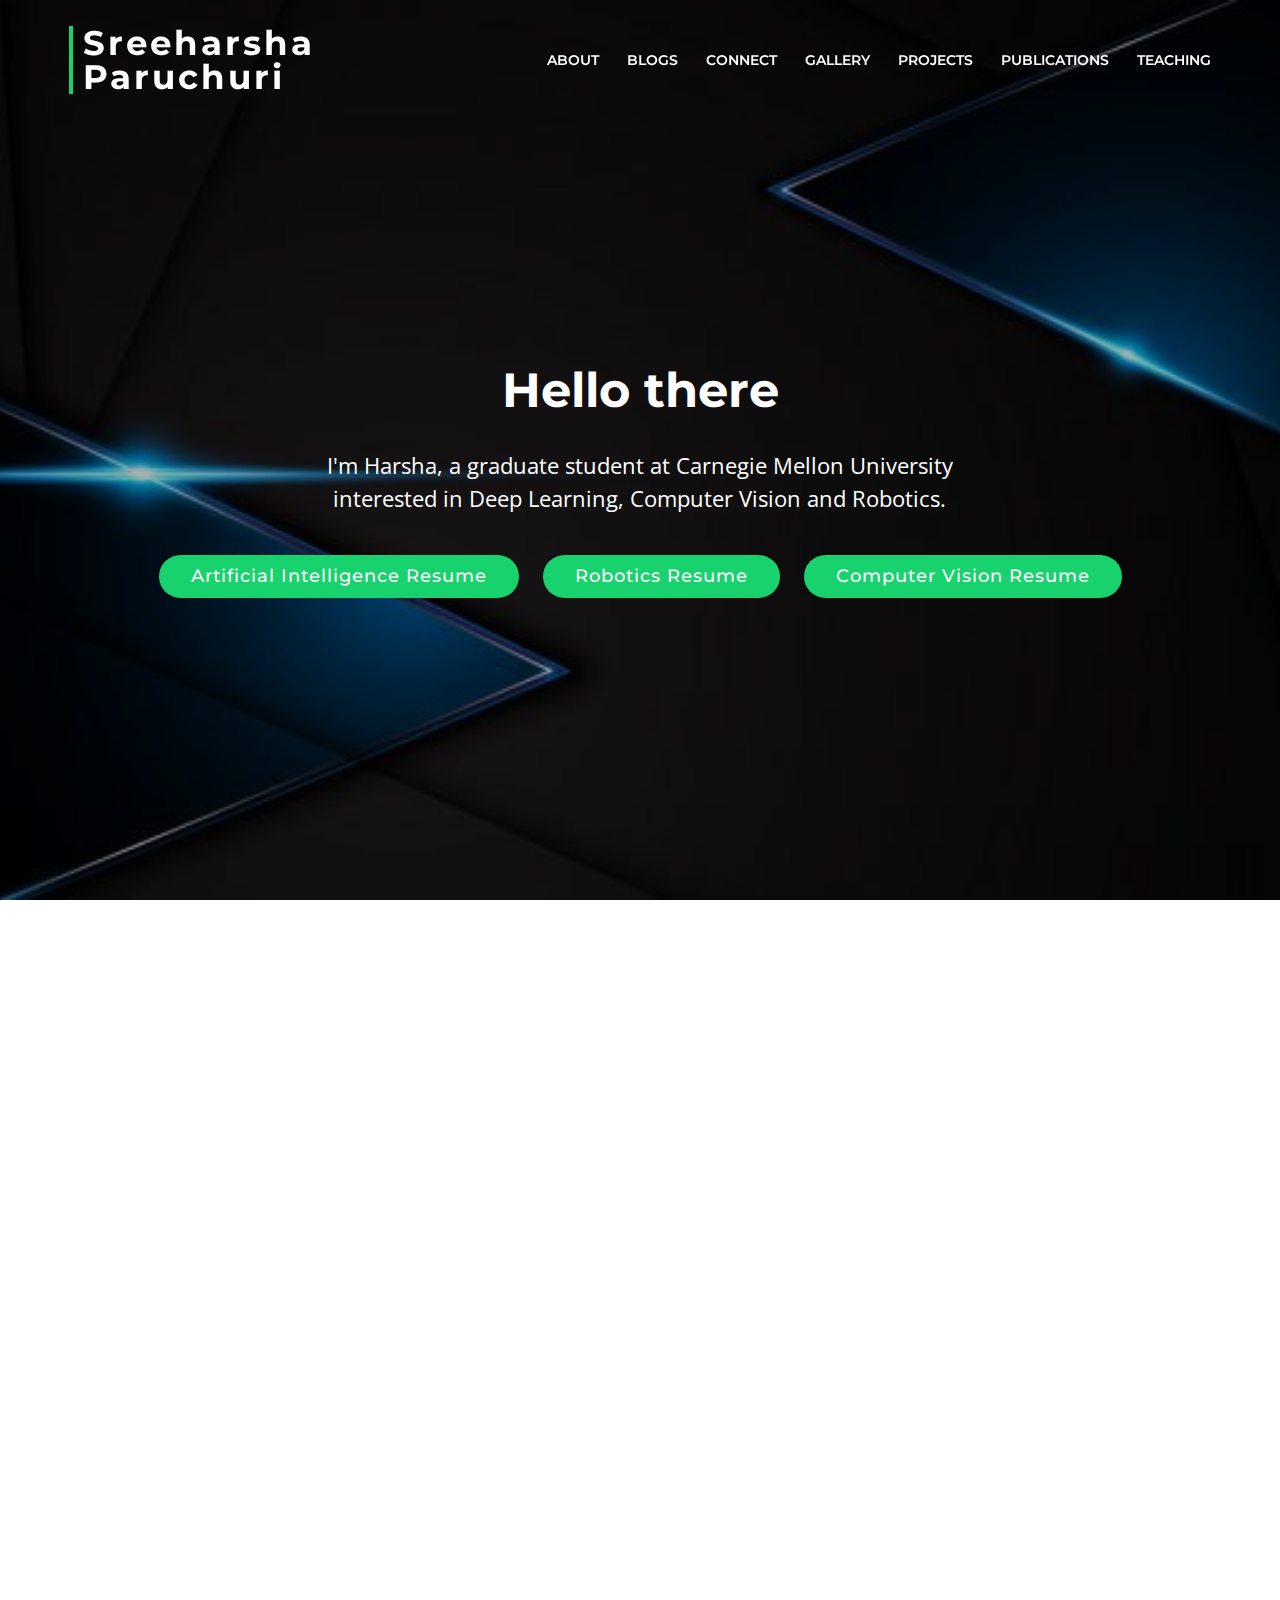
<file: index.html>
<!DOCTYPE html>
<html lang="en">

<head>
    <meta charset="utf-8">
    <meta content="width=device-width, initial-scale=1.0" name="viewport">
    <title>Sreeharsha Paruchuri</title>
    <meta content="" name="description">
    <meta content="" name="keywords">
    <!-- Favicons -->
    <link href="assets/img/favi.png" rel="icon">
    <link href="assets/img/favi.png" rel="apple-touch-icon">
    <!-- Google Fonts -->
    <link href="https://fonts.googleapis.com/css?family=Open+Sans:300,300i,400,400i,700,700i|Montserrat:300,400,500,700"
        rel="stylesheet">
    <!-- Vendor CSS Files -->
    <link href="assets/vendor/bootstrap/css/bootstrap.min.css" rel="stylesheet">
    <link href="assets/vendor/icofont/icofont.min.css" rel="stylesheet">
    <link href="assets/vendor/font-awesome/css/font-awesome.min.css" rel="stylesheet">
    <link href="assets/vendor/ionicons/css/ionicons.min.css" rel="stylesheet">
    <link href="assets/vendor/animate.css/animate.min.css" rel="stylesheet">
    <link href="assets/vendor/venobox/venobox.css" rel="stylesheet">
    <link href="assets/vendor/owl.carousel/assets/owl.carousel.min.css" rel="stylesheet">
    <link href="assets/vendor/aos/aos.css" rel="stylesheet">
    <!-- Template Main CSS File -->
    <link href="assets/css/style.css" rel="stylesheet">
    <!-- =======================================================
            * Template Name: BizPage - v4.0.0
            * Template URL: https://bootstrapmade.com/bizpage-bootstrap-business-template/
            * Author: BootstrapMade.com
            * License: https://bootstrapmade.com/license/
            ======================================================== -->
</head>

<body>
    <!-- ======= Header ======= -->
    <header id="header" class="fixed-top header-transparent">
        <div class="container-fluid">
            <div class="row justify-content-center">
                <div class="col-xl-11 d-flex align-items-center">
                    <h1 class="logo mr-auto"><a href="index.html">Sreeharsha Paruchuri</a></h1>
                    <!-- Uncomment below if you prefer to use an image logo -->
                    <!-- <a href="index.html" class="logo mr-auto"><img src="assets/img/favi.png" alt="" class="img-fluid"></a> -->
                    <nav class="nav-menu d-none d-lg-block">
                        <ul>
                            <li><a href="#about">About</a></li>
                            <li><a href="#blogs">Blogs</a></li>
                            <li><a href="#contact">Connect</a></li>
                            <li><a href="#testimonials">Gallery</a></li>
                            <li><a href="#services">Projects</a></li>
                            <li><a href="#portfolio">Publications</a></li>
                            <li><a href="#teaching">Teaching</a></li>
                        </ul>
                    </nav>
                    <!-- .nav-menu -->
                </div>
            </div>
        </div>
    </header>
    <!-- End Header -->
    <!-- ======= Intro Section ======= -->
    <section id="intro">
        <div class="intro-container">
            <div id="introCarousel" class="carousel  slide carousel-fade" data-ride="carousel">
                <div class="carousel-inner" role="listbox">
                    <div class="carousel-item active" style="background-image: url(assets/img/landing-blue.jpg)">
                        <div class="carousel-container">
                            <div class="container">
                                <h2 class="animate__animated animate__fadeInDown">Hello there</h2>
                                <p class="animate__animated animate__fadeInUp">I'm Harsha, a graduate student at
                                    Carnegie Mellon University interested in Deep Learning, Computer Vision and
                                    Robotics.</p>
                                <a href="assets/Sreeharsha_AI_DL.pdf"
                                    class="btn-get-started scrollto animate__animated animate__fadeInUp">Artificial
                                    Intelligence Resume</a>
                                <a href="assets/Sreeharsha_Resume.pdf"
                                    class="btn-get-started scrollto animate__animated animate__fadeInUp">Robotics
                                    Resume</a>
                                <a href="assets/Sreeharsha_CV.pdf"
                                    class="btn-get-started scrollto animate__animated animate__fadeInUp">Computer Vision
                                    Resume</a>

                            </div>
                        </div>
                    </div>
                </div>
            </div>
        </div>
    </section>
    <!-- End Intro Section -->
    <main id="main">
        <!-- Vinoo ma'am article: https://otia.io/2020/09/10/vinoo-alluri-assistant-professor-and-violinist/ -->
        <!-- ======= About Us Section ======= -->
        <section id="about">
            <div class="container" data-aos="fade-up">
                <header class="section-header">
                    <h3>About</h3>
                    <br>
                    <h4>
                        <p>Hi! I'm Sreeharsha Paruchuri, a graduate student at the <a
                                href="https://www.ri.cmu.edu/ri-people/sreeharsha-paruchuri/"> Robotics Institute </a>
                            at Carnegie Mellon
                            University where I'm pursuing a Master of Science in Robotics Systems Development degree.
                            Previously, I earned my undergraduate degree in Electronics and Communication Engineering at
                            the <a href="https://www.iiit.ac.in/">International Institute of Information Technology -
                                Hyderabad</a>, where I was also a researcher at the <a
                                href="https://robotics.iiit.ac.in/">Robotics Research Center</a> and the Cognitive Science Lab.

                            <br><br>
                            <!-- Can I link to my advanced CV github repo? Any assignment based course hmmm -->
                            <!-- Can I mention something about scalability -->
                            My journey in Robotics has primarily been driven by a deep curiosity to explore diverse
                            fields and work on systems that build upon inter-disciplinary domain knowledge. <br><br>

                            My undergraduate degree gave me a platform that enabled me to explore a variety of research
                            problem statements in
                            domains such as Robotics, Computational Social Science and Computer Vision which gave me
                            insights into the multitude of ways a problem can be decomposed and understood. <br><br>

                            Drawing from a rich tapestry of over two years of immersion in industry-driven robotics
                            research, mostly in Robot Path Planning and Navigation using Reinforcement Learning, I have
                            worked with a
                            plethora of technologies, collaborated with researchers from various backgrounds, and driven
                            projects from inception to impactful publications or practical implementation. <br><br>

                            Currently, as a graduate student, I am looking to specialize in Artificial Intelligence
                            based systems, potentially with applications in Robotics where I will look for opportunities
                            to call upon my diverse experiences to contribute in a unique way. The unique construct of
                            the MRSD program at CMU also lends itself to growing as a formidable
                            team player through courses like Systems Engineering and Project Management as well as an
                            individual with a keen eye for business opportunities via its business electives offered in conjunction with CMU's Tepper School of Business. <br><br>

                            I am profoundly inspired by Steve Jobs, Ratan Tata and Elon Musk for their remarkable journeys and what they've stood for.
                            Thus, my ideal long term objective of infusing embodied intelligence with cognitive reasoning -
                            an ambition to simplify intricate tasks and supplement human creativity, is ultimately driven by the goal of championing social welfare.
                            All in all, I look forward to being a part of endeavors that help me grow as an individual and I can't wait to see where this journey takes me next :)

                            <!-- <br>I'm also piqued by the limitless applications of Artificial Intelligence, more
                            specifically Deep Learning and Computer Vision. The intersection of the latter with Robotics
                            is an area of research that I enthusiastically explored under the supervision of <a
                                href="https://scholar.google.co.in/citations?hl=en&user=QDuPGHwAAAAJ&view_op=list_works&sortby=pubdate">Dr.
                                Madhava Krishna.</a>. -->
                            <br><br>
                            Fun Fact: My Erdős number is four.
                            <br><br>
                            <!-- <q>"Youtube is the closest thing we'll ever get to a time machine."</q>, The influence of
                            music in our daily lives can not be embellished enough, the quote builds on the human
                            tendency to <a
                                href="https://www.psychologytoday.com/us/blog/why-music-moves-us/201409/4-reasons-we-listen-sad-music-when-were-sad">assosciate
                                music with tendencies, experiences and people</a>. Working alongside <a
                                href="https://scholar.google.co.in/citations?user=pQQpWakAAAAJ&hl=en">Dr. Vinoo
                                Alluri</a>, I delved into the facets of music and music listening that are
                            characteristic of individuals suffering from mental maladies. Modern Machine Learning and
                            Statistical techniques enable us to perform rigorous testing to validate our hypotheses and
                            uncover latent features of music listening that can be used as predictors for the risk of
                            depression for an individual.
                            <br><br>
                            Sports, Photography, Writing, Music and Reading are just a few of the hobbies I enjoy. I
                            believe that photography can tell stories that words can't and relish capturing nature's
                            fleeting moments, among others.
                            I actively follow advances in technology (ranging from mobile phones to spacecraft). On a
                            slightly tangential note, I find the uncertainity of the questions that come with philosophy
                            to be very contemplative, more so the age old mind-body debacle and investigating nature
                            through a teleological lens. I'm not incredulous to hearing out what others think about the
                            same so feel free to hit me up if you'd like to give your two cents on any of the above
                            'Meditations' :)
                            <br><br>
                            I look up to Steve Jobs, Elon Musk and Ratan Tata for their remarkable journeys and what
                            they stand for. -->
                        </p>
                    </h4>
                </header>
            </div>
        </section>

        <!-- ======= Services Section ======= -->
        <section id="services">
            <div class="container" data-aos="fade-up">
                <header class="section-header wow fadeInUp">
                    <h3>Major Projects</h3>
                    <h5>The only problem without a solution is an improperly phrased one.</h5>
                    <h4>Do check out my <a href="www.google.com">GitHub</a> for more projects / codes.</h4>
                </header>
                <br><br>
                <div class="row">
                    <div class="mt-6 col-lg-6 col-md-4 box" data-aos="fade-up" data-aos-delay="100">
                        <div class="icon"><i class="ion-ios-analytics-outline"></i></div>
                        <h4 class="title"><a
                                href="https://github.com/sreeharshaparuchur1/Point-cloud-reconstruction">Dense Stero
                                Reconstruction in real-time</a></h4>
                        <p class="description">Given a set of stereo images from the <a
                                href="http://www.cvlibs.net/datasets/kitti/index.php">KITTI dataset</a>, we undistort
                            and rectify the stereo pair. We employ epipolar geometry to find correspondences between the
                            images and then use block-matching to compute a disparity map for each stereo pair.
                            Poses are estimated using <a href="https://github.com/UZ-SLAMLab/ORB_SLAM3">ORB-SLAM 3</a>
                            and the sequence is registered and visualized as a point cloud and an octomap.
                        </p>
                    </div>
                    <div class="col-lg-6 col-md-4 box" data-aos="fade-up" data-aos-delay="200">
                        <div class="icon"><i class="ion-ios-bookmarks-outline"></i></div>
                        <h4 class="title"><a
                                href="https://github.com/sreeharshaparuchur1/seq2seq_machine_translation">Neural Machine
                                Translation</a></h4>
                        <p class="description">Comparing an LSTM and GRU based Bahdanau Attention architecture (as
                            described in <a href="https://arxiv.org/pdf/1409.0473.pdf"> this paper </a>) for a popular
                            NLP Sequence2Sequence task of Machine Translation.
                            Both approaches make use of the <a href="https://arxiv.org/pdf/1412.6980.pdf">ADAM
                                optimizer</a>. The resulting English to Hindi translation is evaluated using the <a
                                href="https://docs.microsoft.com/en-us/azure/cognitive-services/translator/custom-translator/what-is-bleu-score">
                                BLEU score</a>.
                        </p>
                    </div>
                    <div class="col-lg-6 col-md-4 box" data-aos="fade-up" data-aos-delay="300">
                        <div class="icon"><i class="ion-ios-paper-outline"></i></div>
                        <h4 class="title"><a
                                href="https://github.com/sreeharshaparuchur1/basicRoboticsAlgorithms/blob/main/poseGraphOptim_and_SLAM/poseGraphOptim_and_SLAM.ipynb">Pose-Graph
                                Optimization</a></h4>
                        <p class="description">This project deals with a popular backend optimization framework for <a
                                href="https://in.mathworks.com/discovery/slam.html">SLAM techniques </a>. This SLAM
                            backend uses information from the frontend to model the evolution of the robot in the
                            enviornment as a graph.
                            A non-linear least squares optimization is done using the jacobian of residuals which
                            includes weighted loop-closures. Iteratively, an optimal pose-graph is solved for. A paper
                            on the <a href="https://arxiv.org/pdf/1606.05830.pdf"> Past, Present and Future of SLAM </a>
                            is discussed.</p>
                    </div>
                    <div class="col-lg-6 col-md-4 box" data-aos="fade-up" data-aos-delay="200">
                        <div class="icon"><i class="ion-ios-speedometer-outline"></i></div>
                        <h4 class="title"><a
                                href="https://www.iiit.ac.in/team-cerebrus-robotics-research-center-rrc-secured-second-place-at-the-artpark-robotics-challenge-conducted-by-iisc-bangalores-innovation-hub-iiith-team-cerebrus-was-led-by-suraj-bonagiri/">Artpark
                                Robotics Challenge</a>
                        </h4>
                        <p class="description">Finished as runners up this nation-wide competition which called forth a
                            seamless integration of computer vision, navigation, dynamics and control algorithms in a
                            modular software stack. Contributed to the computer vision algorithm to detect trash items
                            and a trash can in real time using data from a RGB-D stereo camera. Used the navigation
                            stack in ROS to communicate waypoint messages to the multiple nodes and SLAM backend.</p>
                    </div>
                </div>
            </div>
        </section>
        <!-- End Services Section -->


        <!-- End About Us Section -->
        <section id="teaching">
            <div class="container" data-aos="fade-up">
                <header class="section-header">
                    <h3>Teaching</h3>
                    <br>
                    <h4><q>If you want to master something, teach it </q></br></br>
                        <p>These are words from the legendary Richard Feynman, a person who profoundly motivates me to
                            find joy in learning something new with every experience. I have have been fortunate enough
                            to have the opportunity to be a proponent of knowledge by working alongside Professors as a
                            Teaching Assistant for multiple courses at IIIT, Hyderabad. Not only does teaching
                            strengthen your conceptual understanding of a topic, but it is a chance to be helpful by
                            giving back.
                            I was able to contribute to the following courses by
                            teaching, guiding and evaluating students by holding tutorial sessions and setting
                            assignments.</br></br>
                            <y>(CS7.503.M21) Mobile Robotics</y>: Hands down the most renowned course of IIIT-H across
                            International Universities, Mobile Robotics edifies students' knowledge on robotic
                            perception by providing to them a toolkit to pursue research at the intersection of Robotics
                            and Computer Vision. The topics covered revolve around SLAM algorithms and classical
                            Computer Vision.</br></br>
                            <y>RRC Summer School</y>: I taught students the fundamentals of classical Computer Vision
                            and introduced modern AI based methods utilising convolutional neural networks.</br></br>
                            <y>(EC5.205.S21) Introduction to Coding Theory</y>: A subject that builds on Shannon's
                            Theory of Communication (the mathematics behind which is something truly to be astonished
                            by) which forms the basis on which everyday communication takes place.</br></br>
                            <y>(CS9.434.S22) Music, Mind and Technology</y>: An interdisciplinary course that uses
                            algorithms and mathematics to delve into how each facet of music is percieved by individuals
                            and groups. I was the head TA for the course where I taught and designed evaluations for a
                            class of over 60 graduate and undergraduate students.</br></br>
                            <!-- 
                            <y><a
                                    href="https://blogs.iiit.ac.in/monthly_news/student-technology-education-program-step/">
                                    Student Technology Education Program </a></y>: A summer programme where I introduced
                            students to the concepts behind applied probability and essential computer science
                            algorithms.  -->
                            </br>
                        </p>
                    </h4>
                    </br>
                </header>
            </div>
        </section>

        <!-- ======= Testimonials Section ======= -->
        <section id="testimonials">
            <div class="container" data-aos="fade-up">
                <header class="section-header">
                    <h3>Frames</h3>
                    <p>To be honest, I was at the right place at the right time </p>
                </header>
                <div class="owl-carousel testimonials-carousel">
                    <div class="testimonial-item">
                        <img src="assets/img/carousel1.jpg" class="testimonial-img" alt="">
                        <h3> </h3>
                    </div>
                    <div class="testimonial-item">
                        <img src="assets/img/carousel2.jpg" class="testimonial-img" alt="">
                        <h3> </h3>
                    </div>
                    <div class="testimonial-item">
                        <img src="assets/img/carousel3.jpg" class="testimonial-img" alt="">
                        <h3> </h3>
                    </div>
                    <div class="testimonial-item">
                        <img src="assets/img/carousel4.jpg" class="testimonial-img" alt="">
                        <h3> </h3>
                    </div>
                    <div class="testimonial-item">
                        <img src="assets/img/carousel5.jpg" class="testimonial-img" alt="">
                        <h3> </h3>
                    </div>
                    <div class="testimonial-item">
                        <img src="assets/img/carousel6.jpg" class="testimonial-img" alt="">
                        <h3> </h3>
                    </div>
                </div>
            </div>
        </section>
        <!-- End Testimonials Section -->

        <section id="blogs">
            <div class="container" data-aos="fade-up">
                <header class="section-header">
                    <h3>Blogs</h3>
                    <h2>
                        <p>I never considered myself much of a writer (just ask my high school english teachers), but
                            I've always had a profound love for reading — whether it's fiction or non-fiction. There's
                            something magical about getting lost in a book, stepping into someone else's shoes, and
                            experiencing their world, full of triumphs and sorrows. It opens your mind to new
                            perspectives and lessons.

                            My appreciation for writing came unexpectedly when I was invited to be a panelist for a
                            moderated talk. That experience sparked a newfound passion for storytelling and crafting
                            thoughtful, well-researched opinions. As a writer and editor for Ping!—the independent
                            student media body of IIIT-H — I found a rewarding space to explore and share that passion.
                            As an editor for the <a href="https://labs.ri.cmu.edu/mrsd-news/">MRSD Newsletter</a> at
                            CMU, I look to use my experience in writing and managing a club to promote readership of the
                            newsletter not just amongst students, but to prospective recruiters too.
                            <br><br>
                            A couple of my most recent articles: <br><br>
                            <a href='https://pingiiit.org/2020/08/humans-hard-to-stay-at-home/' target="_blank"> The
                                Psychology Behind Why Humans Find it Hard to Stay Home </a>: A short feature on how
                            humans have come to be the social creatures that we are today and relate that to how
                            lockdown has left most of us in a state of lassitude.
                            <br><br>
                            <a href='https://pingiiit.org/2021/02/felicity-goes-online/' target="_blank"> An Online
                                Felicity: Exploring challenges and possibilities </a>: With the outbreak of COVID-19
                            immuring students to their houses, we investigate possibilities as to how Felicity (the
                            annual cultural fest of IIIT-H) could shift online.
                        </p>
                    </h2>
                </header>
            </div>
        </section>


        <!-- ======= Portfolio Section ======= -->
        <section id="portfolio" class="section-bg">
            <div class="container" data-aos="fade-up">
                <header class="section-header1">
                    <h3 class="section-title">Publications</h3>
                </header>
                <br>
                <h1><a href='https://arxiv.org/pdf/2109.07227.pdf' target="_blank"> How Much do Lyrics Matter? Analysing
                        Lyrical Simplicity Preferences for Individuals At Risk of Depression </a></h1>
                <br>
                <h5>In this study, we address the dearth of research into the role of lyrical regularities in a song by
                    using the LZ777 compression algorithm alongside a novel compression metric. Our study revealed that
                    individuals at-risk for depression have a penchant for songs without as many lyrical regularities as
                    No-Risk individuals.</h5>
                <br>
                <h1><a href='https://pubmed.ncbi.nlm.nih.gov/37471415/' target="_blank"> "Help! I need some music!":
                        Analysing music discourse & depression on Reddit </a></h1>
                <br>
                <h5>During the pandemic, there was a signifncant increase in social media activity as people looked to
                    the internet to find social circles of people who shared opinions or thought processes. Music
                    sharing was a key way in which people were able to interact with each other. This study explored the
                    intention behind sharing songs with a connotation to negative moods on internet forums. </h5>

            </div>
        </section>
        <!-- End Portfolio Section -->
        <!-- ======= Contact Section ======= -->
        <section id="contact" class="section-bg">
            <div class="container" data-aos="fade-up">
                <div class="section-header">
                    <h3>Get in touch</h3>
                </div>
                <br>
                <div class="row contact-info">
                    <div class="col-md-4">
                        <div class="contact-address">
                            <i class="ion-ios-location-outline"></i>
                            <h3>Address</h3>
                            <address>Carnegie Mellon University,
                                5000 Forbes Ave,
                                Pittsburgh, PA 15213
                            </address>
                        </div>
                    </div>
                    <div class="col-md-4">
                        <div class="contact-phone">

                            <div class="vertical-menu">
                                <a href="https://www.linkedin.com/in/sreeharshaparuchuri/"><i
                                        class="fa fa-linkedin"></i></a>
                                <a href="https://github.com/sreeharshaparuchur1"><i class="fa fa-github"></i></a>
                            </div>
                        </div>
                    </div>
                    <div class="col-md-4">
                        <div class="contact-email">
                            <i class="ion-ios-email-outline"></i>
                            <h3>Email</h3>
                            <p><a href="mailto:info@example.com">sparuchu@cs.cmu.edu</a></p>
                        </div>
                    </div>
                </div>
                <h3>
                    <footer> <small>&copy; Copyright 2020, Sreeharsha Paruchuri</small> </footer>
                </h3>
                <h6>
                    <footer> The sweet is never as sweet without the sour </footer>
                </h6>
            </div>

        </section>
        <!-- End Contact Section -->
    </main>
    <!-- End #main -->
    <!-- ======= Footer ======= -->

    <a href="#" class="back-to-top"><i class="fa fa-chevron-up"></i></a>
    <!-- Uncomment below i you want to use a preloader -->
    <!-- <div id="preloader"></div> -->
    <!-- Vendor JS Files -->
    <script src="assets/vendor/jquery/jquery.min.js"></script>
    <script src="assets/vendor/bootstrap/js/bootstrap.bundle.min.js"></script>
    <script src="assets/vendor/jquery.easing/jquery.easing.min.js"></script>
    <script src="assets/vendor/php-email-form/validate.js"></script>
    <script src="assets/vendor/waypoints/jquery.waypoints.min.js"></script>
    <script src="assets/vendor/counterup/counterup.min.js"></script>
    <script src="assets/vendor/isotope-layout/isotope.pkgd.min.js"></script>
    <script src="assets/vendor/venobox/venobox.min.js"></script>
    <script src="assets/vendor/owl.carousel/owl.carousel.min.js"></script>
    <script src="assets/vendor/aos/aos.js"></script>
    <!-- Template Main JS File -->
    <script src="assets/js/main.js"></script>
</body>

</html>
</file>
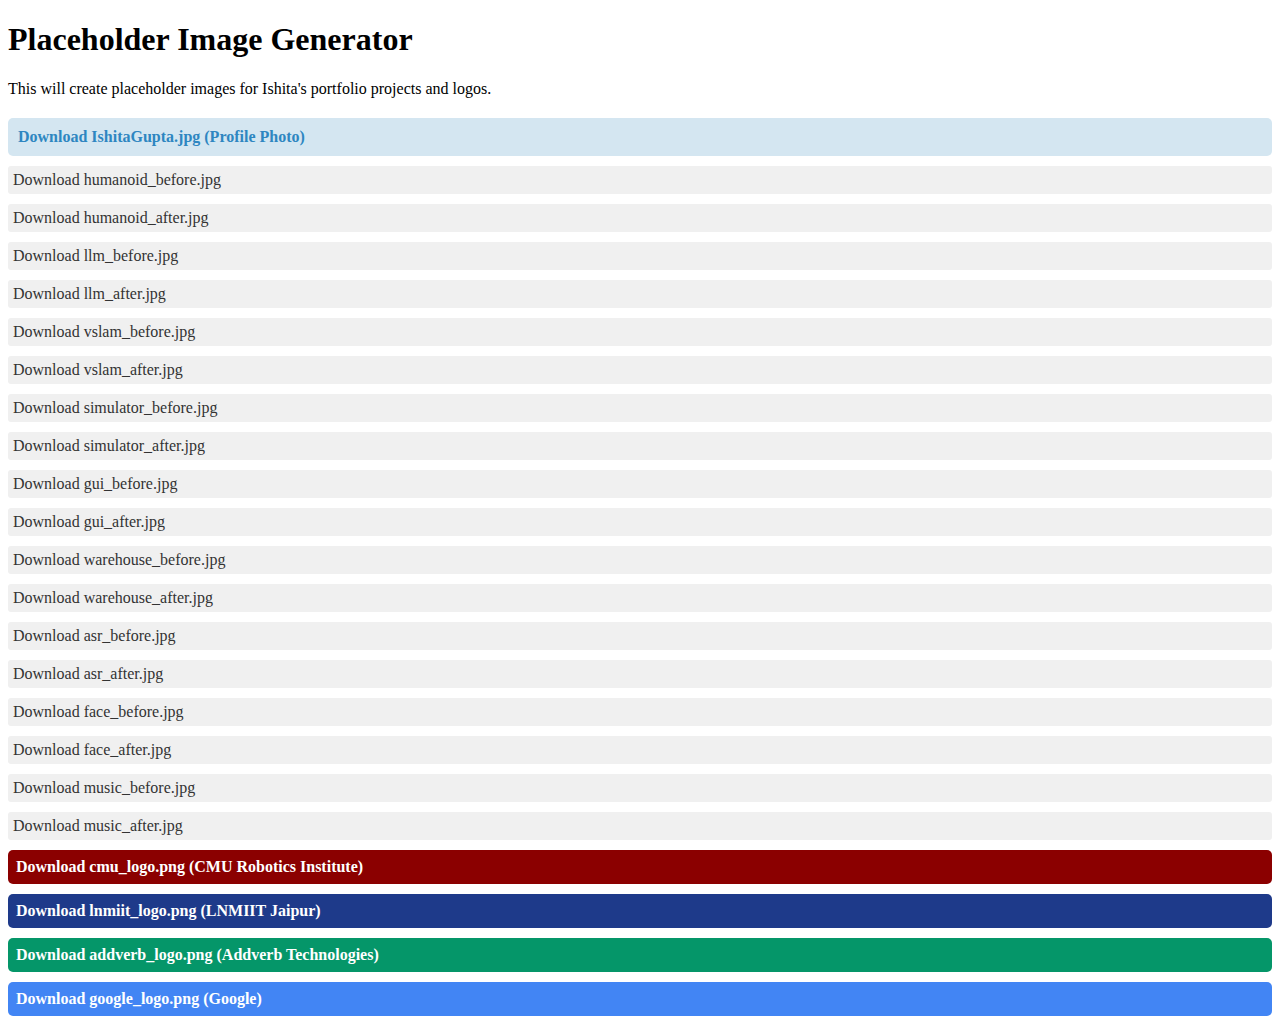
<file: create_simple_placeholders.html>
<!DOCTYPE html>
<html>
<head>
    <title>Generate Placeholder Images</title>
</head>
<body>
    <h1>Placeholder Image Generator</h1>
    <p>This will create placeholder images for Ishita's portfolio projects and logos.</p>
    
    <canvas id="canvas" width="160" height="160" style="border:1px solid #ccc; display:none;"></canvas>
    
    <div id="output"></div>
    
    <script>
        const projects = [
            { text: "Humanoid\nRobotics", filename: "humanoid_before.jpg" },
            { text: "Humanoid\nRobotics", filename: "humanoid_after.jpg" },
            { text: "LLM\nSelf-Correction", filename: "llm_before.jpg" },
            { text: "LLM\nSelf-Correction", filename: "llm_after.jpg" },
            { text: "Visual\nSLAM", filename: "vslam_before.jpg" },
            { text: "Visual\nSLAM", filename: "vslam_after.jpg" },
            { text: "Robotics\nSimulator", filename: "simulator_before.jpg" },
            { text: "Robotics\nSimulator", filename: "simulator_after.jpg" },
            { text: "Multi-Robot\nGUI", filename: "gui_before.jpg" },
            { text: "Multi-Robot\nGUI", filename: "gui_after.jpg" },
            { text: "Warehouse\nSystem", filename: "warehouse_before.jpg" },
            { text: "Warehouse\nSystem", filename: "warehouse_after.jpg" },
            { text: "Speech\nRecognition", filename: "asr_before.jpg" },
            { text: "Speech\nRecognition", filename: "asr_after.jpg" },
            { text: "Face\nRecognition", filename: "face_before.jpg" },
            { text: "Face\nRecognition", filename: "face_after.jpg" },
            { text: "Music\nSegmentation", filename: "music_before.jpg" },
            { text: "Music\nSegmentation", filename: "music_after.jpg" }
        ];
        
        const logos = [
            { text: "CMU\nRobotics\nInstitute", filename: "cmu_logo.png", bgColor: "#8B0000", textColor: "#FFFFFF" },
            { text: "LNMIIT\nJaipur", filename: "lnmiit_logo.png", bgColor: "#1E3A8A", textColor: "#FFFFFF" },
            { text: "Addverb\nTechnologies", filename: "addverb_logo.png", bgColor: "#059669", textColor: "#FFFFFF" },
            { text: "Google", filename: "google_logo.png", bgColor: "#4285F4", textColor: "#FFFFFF" }
        ];
        
        const canvas = document.getElementById('canvas');
        const ctx = canvas.getContext('2d');
        const output = document.getElementById('output');
        
        // Create project images
        projects.forEach((project, index) => {
            // Clear canvas
            ctx.fillStyle = '#f0f0f0';
            ctx.fillRect(0, 0, 160, 160);
            
            // Add border
            ctx.strokeStyle = '#ccc';
            ctx.lineWidth = 2;
            ctx.strokeRect(1, 1, 158, 158);
            
            // Add text
            ctx.fillStyle = '#666';
            ctx.font = 'bold 14px Arial';
            ctx.textAlign = 'center';
            ctx.textBaseline = 'middle';
            
            const lines = project.text.split('\n');
            const lineHeight = 18;
            const startY = 80 - (lines.length - 1) * lineHeight / 2;
            
            lines.forEach((line, i) => {
                ctx.fillText(line, 80, startY + i * lineHeight);
            });
            
            // Convert to data URL
            const dataURL = canvas.toDataURL('image/jpeg', 0.8);
            
            // Create download link
            const link = document.createElement('a');
            link.download = project.filename;
            link.href = dataURL;
            link.textContent = `Download ${project.filename}`;
            link.style.display = 'block';
            link.style.margin = '10px 0';
            link.style.padding = '5px';
            link.style.backgroundColor = '#f0f0f0';
            link.style.textDecoration = 'none';
            link.style.color = '#333';
            link.style.borderRadius = '3px';
            
            output.appendChild(link);
        });
        
        // Create logo images
        logos.forEach((logo, index) => {
            // Clear canvas
            ctx.fillStyle = logo.bgColor;
            ctx.fillRect(0, 0, 160, 160);
            
            // Add border
            ctx.strokeStyle = '#333';
            ctx.lineWidth = 3;
            ctx.strokeRect(2, 2, 156, 156);
            
            // Add text
            ctx.fillStyle = logo.textColor;
            ctx.font = 'bold 16px Arial';
            ctx.textAlign = 'center';
            ctx.textBaseline = 'middle';
            
            const lines = logo.text.split('\n');
            const lineHeight = 20;
            const startY = 80 - (lines.length - 1) * lineHeight / 2;
            
            lines.forEach((line, i) => {
                ctx.fillText(line, 80, startY + i * lineHeight);
            });
            
            // Convert to data URL
            const dataURL = canvas.toDataURL('image/png', 0.9);
            
            // Create download link
            const link = document.createElement('a');
            link.download = logo.filename;
            link.href = dataURL;
            link.textContent = `Download ${logo.filename} (${logo.text.replace(/\n/g, ' ')})`;
            link.style.display = 'block';
            link.style.margin = '10px 0';
            link.style.padding = '8px';
            link.style.backgroundColor = logo.bgColor;
            link.style.textDecoration = 'none';
            link.style.color = logo.textColor;
            link.style.borderRadius = '5px';
            link.style.fontWeight = 'bold';
            
            output.appendChild(link);
        });
        
        // Create profile photo placeholder
        ctx.fillStyle = '#d4e6f1';
        ctx.fillRect(0, 0, 160, 160);
        ctx.strokeStyle = '#85c1e9';
        ctx.lineWidth = 3;
        ctx.strokeRect(2, 2, 156, 156);
        
        ctx.fillStyle = '#2e86c1';
        ctx.font = 'bold 16px Arial';
        ctx.textAlign = 'center';
        ctx.textBaseline = 'middle';
        ctx.fillText('Ishita', 80, 70);
        ctx.fillText('Gupta', 80, 90);
        
        const profileDataURL = canvas.toDataURL('image/jpeg', 0.8);
        const profileLink = document.createElement('a');
        profileLink.download = 'IshitaGupta.jpg';
        profileLink.href = profileDataURL;
        profileLink.textContent = 'Download IshitaGupta.jpg (Profile Photo)';
        profileLink.style.display = 'block';
        profileLink.style.margin = '20px 0 10px 0';
        profileLink.style.padding = '10px';
        profileLink.style.backgroundColor = '#d4e6f1';
        profileLink.style.textDecoration = 'none';
        profileLink.style.color = '#2e86c1';
        profileLink.style.borderRadius = '5px';
        profileLink.style.fontWeight = 'bold';
        
        output.insertBefore(profileLink, output.firstChild);
    </script>
</body>
</html>
</file>
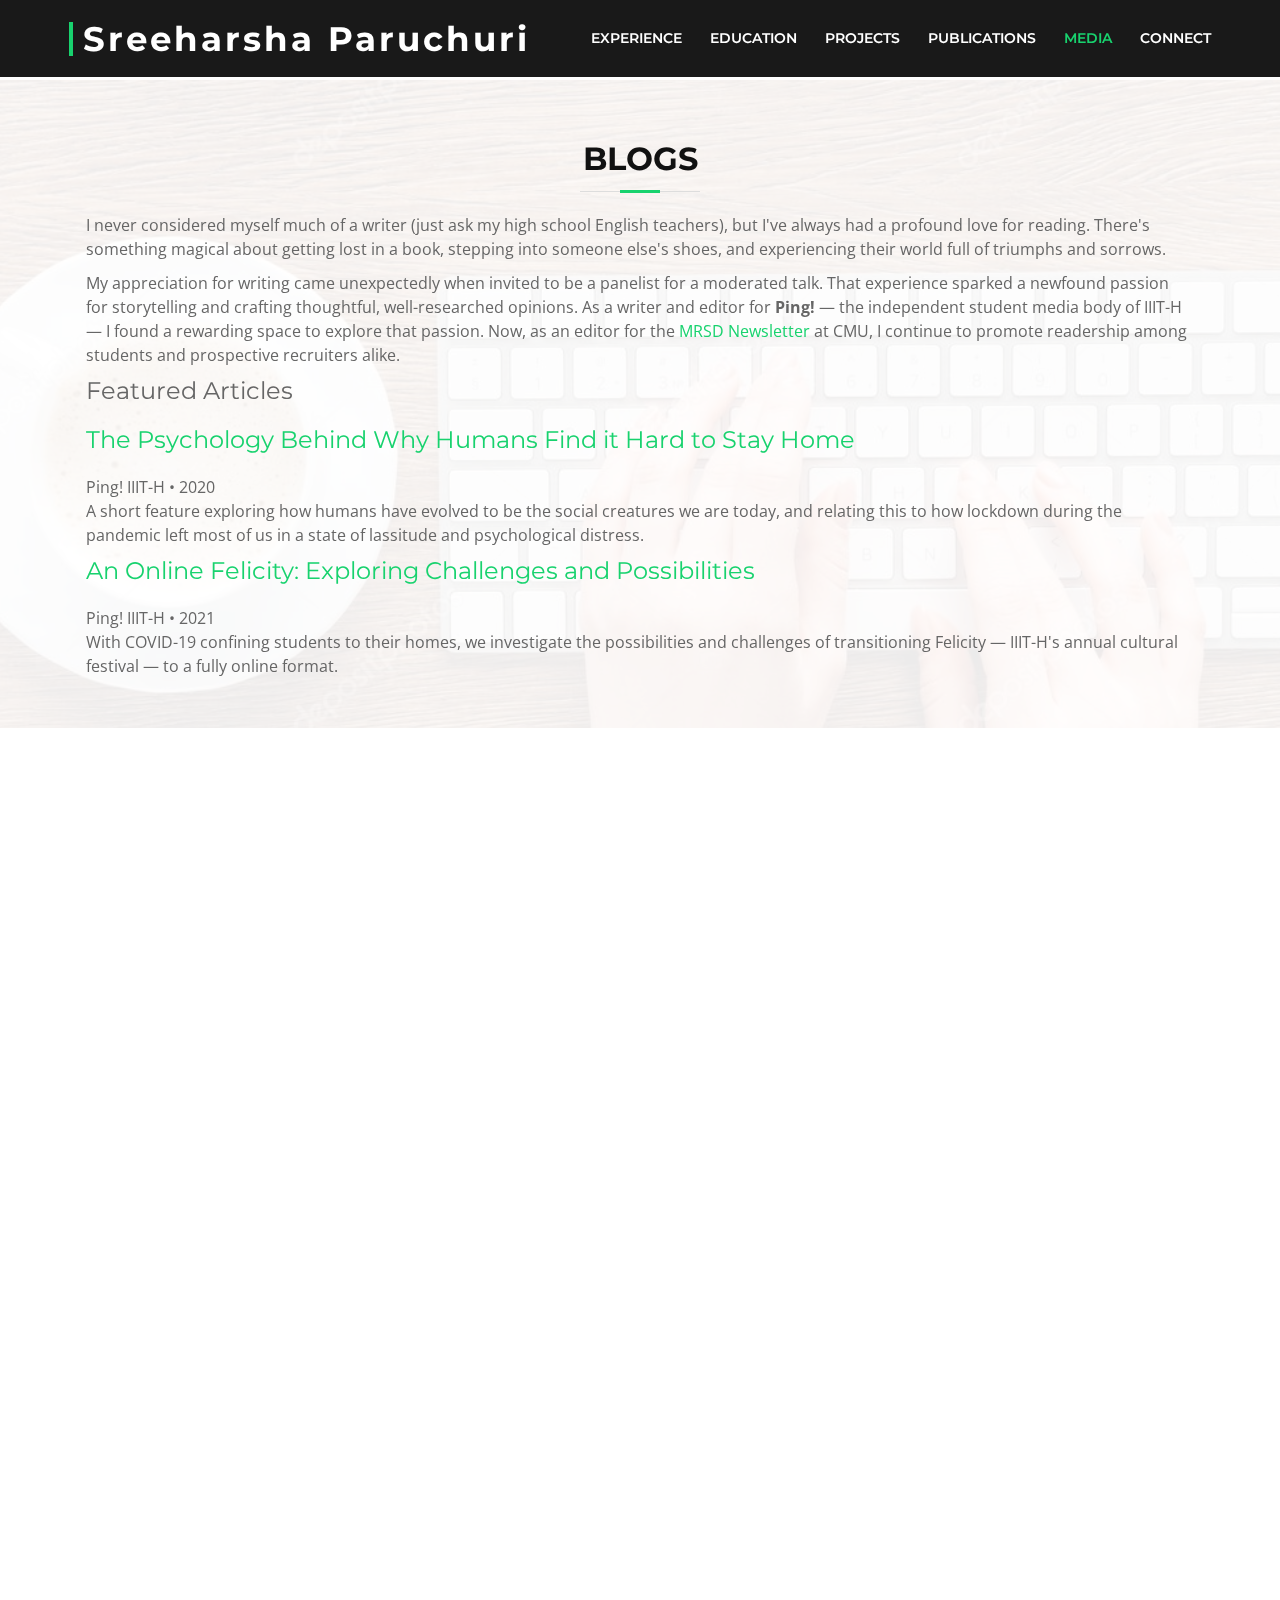
<file: media.html>
<!DOCTYPE html>
<html lang="en">

<head>
    <!-- Basics -->
    <meta charset="utf-8">
    <meta name="viewport" content="width=device-width, initial-scale=1">

    <title>Sreeharsha Paruchuri - Blogs & Gallery</title>
    <meta name="description" content="Blogs and Gallery - CMU MRSD graduate student focused on AI, Computer Vision, and Robotics.">

    <!-- Canonical & Robots -->
    <link rel="canonical" href="https://sreeharshaparuchur1.github.io/media.html">
    <meta name="robots" content="index,follow,max-snippet:-1,max-image-preview:large,max-video-preview:-1">

    <!-- Branding -->
    <meta name="author" content="Sreeharsha Paruchuri">
    <meta name="theme-color" content="#0f172a">

    <!-- Favicons -->
    <link href="assets/img/favi.png" rel="icon">
    <link href="assets/img/favi.png" rel="apple-touch-icon">
    <!-- Google Fonts -->
    <link href="https://fonts.googleapis.com/css?family=Open+Sans:300,300i,400,400i,700,700i|Montserrat:300,400,500,700"
        rel="stylesheet">
    <!-- Vendor CSS Files -->
    <link href="assets/vendor/bootstrap/css/bootstrap.min.css" rel="stylesheet">
    <link href="assets/vendor/icofont/icofont.min.css" rel="stylesheet">
    <link href="assets/vendor/font-awesome/css/font-awesome.min.css" rel="stylesheet">
    <link href="assets/vendor/ionicons/css/ionicons.min.css" rel="stylesheet">
    <link href="assets/vendor/animate.css/animate.min.css" rel="stylesheet">
    <link href="assets/vendor/venobox/venobox.css" rel="stylesheet">
    <link href="assets/vendor/owl.carousel/assets/owl.carousel.min.css" rel="stylesheet">
    <link href="assets/vendor/aos/aos.css" rel="stylesheet">
    <!-- Template Main CSS File -->
    <link href="assets/css/style.css" rel="stylesheet">
</head>

<body>
    <!-- ======= Header ======= -->
    <header id="header" class="fixed-top header-scrolled">
        <div class="container-fluid">
            <div class="row justify-content-center">
                <div class="col-xl-11 d-flex align-items-center">
                    <h1 class="logo mr-auto"><a href="index.html">Sreeharsha Paruchuri</a></h1>
                    <nav class="nav-menu d-none d-lg-block">
                        <ul>
                            <li><a href="index.html#experience">Experience</a></li>
                            <li><a href="index.html#education">Education</a></li>
                            <li><a href="index.html#projects">Projects</a></li>
                            <li><a href="index.html#publications">Publications</a></li>
                            <li class="active"><a href="media.html">Media</a></li>
                            <li><a href="index.html#contact">Connect</a></li>
                        </ul>
                    </nav>
                </div>
            </div>
        </div>
    </header>
    <!-- End Header -->

    <main id="main" style="padding-top: 80px;">
        <!-- ======= Blogs Section ======= -->
        <section id="blogs" class="section-bg">
            <div class="container" data-aos="fade-up">
                <header class="section-header">
                    <h3>Blogs</h3>
                </header>

                <!-- Writing Philosophy -->
                <div class="writing-philosophy">
                    <p class="writing-intro">
                        I never considered myself much of a writer (just ask my high school English teachers), but I've always had a profound love for reading. 
                        There's something magical about getting lost in a book, stepping into someone else's shoes, and experiencing their world full of triumphs and sorrows.
                    </p>
                    <p class="writing-journey">
                        My appreciation for writing came unexpectedly when invited to be a panelist for a moderated talk. That experience sparked a newfound passion for 
                        storytelling and crafting thoughtful, well-researched opinions. As a writer and editor for <strong>Ping!</strong> — the independent student media body of IIIT-H — 
                        I found a rewarding space to explore that passion. Now, as an editor for the <a href="https://labs.ri.cmu.edu/mrsd-news/" target="_blank">MRSD Newsletter</a> at CMU, 
                        I continue to promote readership among students and prospective recruiters alike.
                    </p>
                </div>

                <!-- Articles -->
                <div class="articles-section">
                    <h4 class="articles-heading">Featured Articles</h4>
                    <div class="articles-grid">
                        <article class="article-card" data-aos="fade-up" data-aos-delay="100">
                            <div class="article-header">
                                <h4 class="article-title">
                                    <a href="https://pingiiit.org/2020/08/humans-hard-to-stay-at-home/" target="_blank">
                                        The Psychology Behind Why Humans Find it Hard to Stay Home
                                    </a>
                                </h4>
                                <span class="publication-info">Ping! IIIT-H • 2020</span>
                            </div>
                            <p class="article-description">
                                A short feature exploring how humans have evolved to be the social creatures we are today, and relating this to how 
                                lockdown during the pandemic left most of us in a state of lassitude and psychological distress.
                            </p>
                        </article>

                        <article class="article-card" data-aos="fade-up" data-aos-delay="200">
                            <div class="article-header">
                                <h4 class="article-title">
                                    <a href="https://pingiiit.org/2021/02/felicity-goes-online/" target="_blank">
                                        An Online Felicity: Exploring Challenges and Possibilities
                                    </a>
                                </h4>
                                <span class="publication-info">Ping! IIIT-H • 2021</span>
                            </div>
                            <p class="article-description">
                                With COVID-19 confining students to their homes, we investigate the possibilities and challenges of transitioning 
                                Felicity — IIIT-H's annual cultural festival — to a fully online format.
                            </p>
                        </article>
                    </div>
                </div>
            </div>
        </section>

        <!-- ======= Gallery Section ======= -->
        <section id="testimonials">
            <div class="container" data-aos="fade-up">
                <header class="section-header">
                    <h3>Gallery</h3>
                    <p>Capturing moments from my journey</p>
                </header>
                <div class="owl-carousel testimonials-carousel">
                    <div class="testimonial-item">
                        <img src="assets/img/carousel1.jpg" class="testimonial-img" alt="">
                        <h3> </h3>
                    </div>
                    <div class="testimonial-item">
                        <img src="assets/img/carousel2.jpg" class="testimonial-img" alt="">
                        <h3> </h3>
                    </div>
                    <div class="testimonial-item">
                        <img src="assets/img/carousel3.jpg" class="testimonial-img" alt="">
                        <h3> </h3>
                    </div>
                    <div class="testimonial-item">
                        <img src="assets/img/carousel4.jpg" class="testimonial-img" alt="">
                        <h3> </h3>
                    </div>
                    <div class="testimonial-item">
                        <img src="assets/img/carousel5.jpg" class="testimonial-img" alt="">
                        <h3> </h3>
                    </div>
                    <div class="testimonial-item">
                        <img src="assets/img/carousel6.jpg" class="testimonial-img" alt="">
                        <h3> </h3>
                    </div>
                    <div class="testimonial-item">
                        <img src="assets/img/carousel7.jpg" class="testimonial-img" alt="Photography portfolio" loading="lazy" decoding="async">
                        <h3> </h3>
                    </div>
                    <div class="testimonial-item">
                        <img src="assets/img/carousel8.jpg" class="testimonial-img" alt="Photography portfolio" loading="lazy" decoding="async">
                        <h3> </h3>
                    </div>
                    <div class="testimonial-item">
                        <img src="assets/img/waymo_bw.jpg" class="testimonial-img waymo-portrait" alt="Waymo autonomous vehicle research experience">
                        <h3> </h3>
                    </div>
                </div>
            </div>
        </section>

        <!-- ======= Contact Section ======= -->
        <section id="contact" class="section-bg">
            <div class="container" data-aos="fade-up">
                <div class="section-header">
                    <h3>Connect</h3>
                </div>
                
                <div class="contact-content">
                    <div class="contact-info-grid">
                        <div class="contact-item">
                            <div class="contact-icon">
                                <i class="ion-ios-location-outline"></i>
                            </div>
                            <div class="contact-details">
                                <h4>Location</h4>
                                <p>Carnegie Mellon University<br>
                                Pittsburgh, PA 15213</p>
                            </div>
                        </div>
                        
                        <div class="contact-item">
                            <div class="contact-icon">
                                <i class="ion-ios-email-outline"></i>
                            </div>
                            <div class="contact-details">
                                <h4>Email</h4>
                                <p><a href="mailto:sparuchu@cs.cmu.edu">sparuchu@cs.cmu.edu</a></p>
                            </div>
                        </div>
                        
                        <div class="contact-item">
                            <div class="contact-icon">
                                <i class="ion-ios-world-outline"></i>
                            </div>
                            <div class="contact-details">
                                <h4>Social</h4>
                                <div class="social-links">
                                    <a href="https://www.linkedin.com/in/sreeharshaparuchuri/" target="_blank">
                                        <i class="fa fa-linkedin"></i> LinkedIn
                                    </a>
                                    <a href="https://github.com/sreeharshaparuchur1" target="_blank">
                                        <i class="fa fa-github"></i> GitHub
                                    </a>
                                </div>
                            </div>
                        </div>
                    </div>
                    
                    <div class="footer-content">
                        <p class="copyright">&copy; 2024 Sreeharsha Paruchuri</p>
                        <p class="quote">"The sweet is never as sweet without the sour"</p>
                    </div>
                </div>
            </div>
        </section>
    </main>

    <a href="#" class="back-to-top"><i class="fa fa-chevron-up"></i></a>

    <!-- Vendor JS Files -->
    <script src="assets/vendor/jquery/jquery.min.js"></script>
    <script src="assets/vendor/bootstrap/js/bootstrap.bundle.min.js"></script>
    <script src="assets/vendor/jquery.easing/jquery.easing.min.js"></script>
    <script src="assets/vendor/php-email-form/validate.js"></script>
    <script src="assets/vendor/waypoints/jquery.waypoints.min.js"></script>
    <script src="assets/vendor/counterup/counterup.min.js"></script>
    <script src="assets/vendor/isotope-layout/isotope.pkgd.min.js"></script>
    <script src="assets/vendor/venobox/venobox.min.js"></script>
    <script src="assets/vendor/owl.carousel/owl.carousel.min.js"></script>
    <script src="assets/vendor/aos/aos.js"></script>
    <!-- Template Main JS File -->
    <script src="assets/js/main.js"></script>
</body>

</html>
</file>
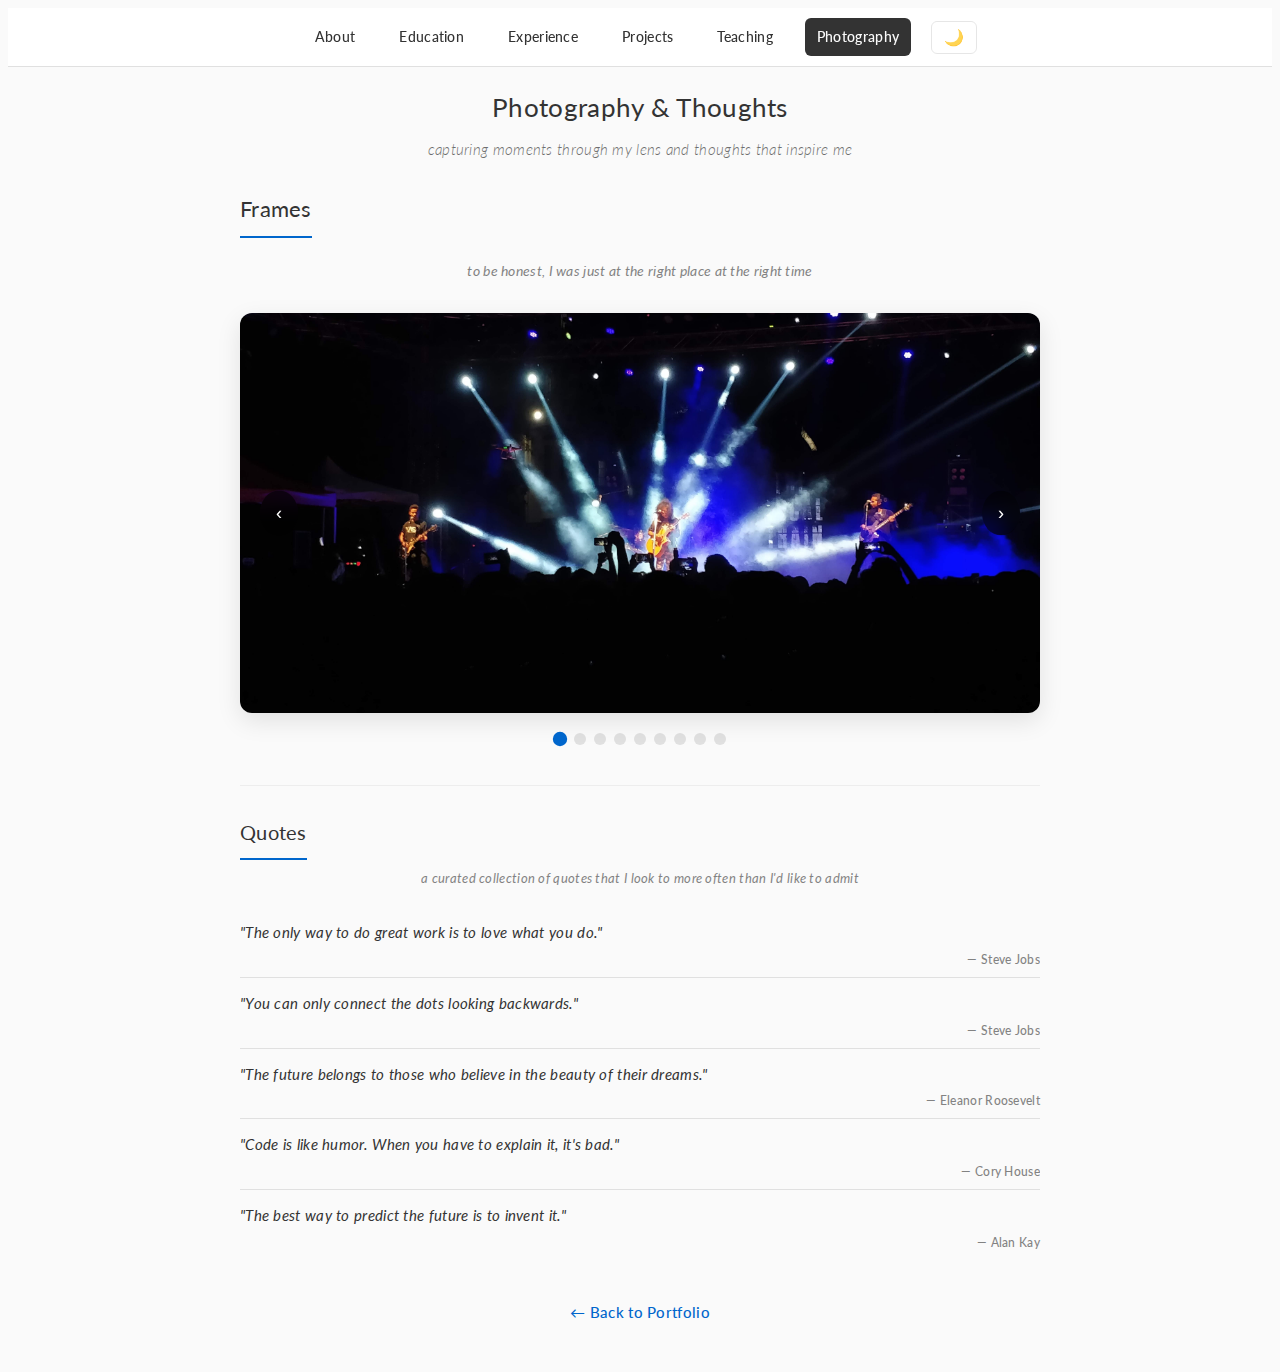
<file: quotes.html>
<!DOCTYPE HTML>
<html lang="en">
  <head>
    <meta http-equiv="Content-Type" content="text/html; charset=UTF-8">
    <title>Quotes - Sreeharsha Paruchuri</title>
    <meta name="author" content="Sreeharsha Paruchuri">
    <meta name="viewport" content="width=device-width, initial-scale=1">
    <link rel="shortcut icon" href="images/favicon/favicon.ico" type="image/x-icon">
    <link rel="stylesheet" type="text/css" href="styles.css">
    <style>
      /* Photography page specific styles */
      .quote-container {
        padding: 8px 0;
        margin: 6px 0;
        border-bottom: 1px solid var(--border-color);
        transition: all 0.3s ease;
      }
      
      .quote-container:hover {
        border-bottom-color: var(--link-color);
        background-color: rgba(0, 102, 204, 0.02);
        border-radius: 4px;
        padding: 8px 12px;
        margin: 6px -12px;
      }
      
      .quote-container:last-child {
        border-bottom: none;
      }
      
      .quote-text {
        font-size: 15px;
        font-style: italic;
        color: var(--text-color);
        line-height: 1.5;
        margin-bottom: 6px;
      }
      
      .quote-author {
        font-size: 12px;
        color: var(--text-color);
        opacity: 0.6;
        text-align: right;
        font-weight: 500;
      }
      
      .page-title {
        text-align: center;
        color: var(--text-color);
        margin: 20px 0 8px 0;
        font-size: 26px;
        font-weight: 400;
      }
      
      .subtitle {
        text-align: center;
        color: var(--text-color);
        opacity: 0.7;
        margin: 0 0 30px 0;
        font-size: 15px;
        font-style: italic;
        font-weight: 300;
      }
      
      .section-divider {
        border: none;
        border-top: 1px solid var(--border-color);
        margin: 40px 0 30px 0;
        opacity: 0.5;
      }
      
      .quotes-section {
        margin-top: 30px;
      }
      
      .quotes-title {
        text-align: center;
        color: var(--text-color);
        margin: 0 0 8px 0;
        font-size: 20px;
        font-weight: 400;
      }
      
      .quotes-subtitle {
        text-align: center;
        color: var(--text-color);
        opacity: 0.6;
        margin: 0 0 25px 0;
        font-size: 13px;
        font-style: italic;
      }
      
      .back-link {
        text-align: center;
        margin: 40px 0;
      }
      
      .back-link a {
        color: var(--link-color);
        text-decoration: none;
        font-weight: 500;
        transition: color 0.3s ease;
      }
      
      .back-link a:hover {
        opacity: 0.8;
      }
    </style>
    <script src="script.js"></script>
  </head>

  <body>
    <!-- Navigation Bar -->
    <div class="nav-container">
      <nav class="navbar">
        <a href="index.html#about" class="nav-link">About</a>
        <a href="index.html#education" class="nav-link">Education</a>
        <a href="index.html#experience" class="nav-link">Experience</a>
        <a href="index.html#projects" class="nav-link">Projects</a>
        <a href="index.html#teaching" class="nav-link">Teaching</a>
        <a href="quotes.html" class="nav-link active">Photography</a>
        <button class="theme-toggle" onclick="toggleTheme()">🌙</button>
      </nav>
    </div>

    <table style="width:100%;max-width:800px;border:0px;border-spacing:0px;border-collapse:separate;margin-right:auto;margin-left:auto;"><tbody>
      <tr style="padding:0px">
        <td style="padding:0px">
          
          <h1 class="page-title">Photography & Thoughts</h1>
          <p class="subtitle">capturing moments through my lens and thoughts that inspire me</p>
          
          <!-- Frames Section -->
          <h2 style="text-align: center; margin-bottom: 8px; font-size: 22px; font-weight: 400;">Frames</h2>
          <p style="text-align: center; color: var(--text-color); opacity: 0.6; font-style: italic; margin-bottom: 30px; font-size: 14px;">
            to be honest, I was just at the right place at the right time
          </p>
          
          <!-- Carousel -->
          <div class="frames-carousel">
            <div class="carousel-container">
              <div class="carousel-slide">
                <img src="images/frames/carousel1.jpg" alt="Frame 1" loading="lazy">
              </div>
              <div class="carousel-slide">
                <img src="images/frames/carousel2.jpg" alt="Frame 2" loading="lazy">
              </div>
              <div class="carousel-slide">
                <img src="images/frames/carousel3.jpg" alt="Frame 3" loading="lazy">
              </div>
              <div class="carousel-slide">
                <img src="images/frames/carousel4.jpg" alt="Frame 4" loading="lazy">
              </div>
              <div class="carousel-slide">
                <img src="images/frames/carousel5.jpg" alt="Frame 5" loading="lazy">
              </div>
              <div class="carousel-slide">
                <img src="images/frames/carousel6.jpg" alt="Frame 6" loading="lazy">
              </div>
              <div class="carousel-slide">
                <img src="images/frames/carousel7.jpg" alt="Frame 7" loading="lazy">
              </div>
              <div class="carousel-slide">
                <img src="images/frames/carousel8.jpg" alt="Frame 8" loading="lazy">
              </div>
              <div class="carousel-slide">
                <img src="images/frames/waymo_bw.jpg" alt="Waymo Black & White" loading="lazy">
              </div>
            </div>
            
            <!-- Navigation arrows -->
            <button class="carousel-nav carousel-prev" onclick="prevSlide()">‹</button>
            <button class="carousel-nav carousel-next" onclick="nextSlide()">›</button>
          </div>
          
          <!-- Carousel indicators -->
          <div class="carousel-indicators">
            <button class="carousel-dot active" onclick="goToSlide(0)"></button>
            <button class="carousel-dot" onclick="goToSlide(1)"></button>
            <button class="carousel-dot" onclick="goToSlide(2)"></button>
            <button class="carousel-dot" onclick="goToSlide(3)"></button>
            <button class="carousel-dot" onclick="goToSlide(4)"></button>
            <button class="carousel-dot" onclick="goToSlide(5)"></button>
            <button class="carousel-dot" onclick="goToSlide(6)"></button>
            <button class="carousel-dot" onclick="goToSlide(7)"></button>
            <button class="carousel-dot" onclick="goToSlide(8)"></button>
          </div>
          
          <!-- Quotes Section -->
          <hr class="section-divider">
          
          <div class="quotes-section">
            <h2 class="quotes-title">Quotes</h2>
            <p class="quotes-subtitle">a curated collection of quotes that I look to more often than I'd like to admit</p>
            
            <div class="quote-container">
              <div class="quote-text">
                "The only way to do great work is to love what you do."
              </div>
              <div class="quote-author">— Steve Jobs</div>
            </div>
            
            <div class="quote-container">
              <div class="quote-text">
                "You can only connect the dots looking backwards."
              </div>
              <div class="quote-author">— Steve Jobs</div>
            </div>
            
            <div class="quote-container">
              <div class="quote-text">
                "The future belongs to those who believe in the beauty of their dreams."
              </div>
              <div class="quote-author">— Eleanor Roosevelt</div>
            </div>
            
            <div class="quote-container">
              <div class="quote-text">
                "Code is like humor. When you have to explain it, it's bad."
              </div>
              <div class="quote-author">— Cory House</div>
            </div>
            
            <div class="quote-container">
              <div class="quote-text">
                "The best way to predict the future is to invent it."
              </div>
              <div class="quote-author">— Alan Kay</div>
            </div>
          </div>
          
          <div class="back-link">
            <a href="index.html">← Back to Portfolio</a>
          </div>
          
        </td>
      </tr>
    </table>
  </body>
</html>
</file>
<file: assets/vendor/venobox/venobox.css>
/* ------ venobox.css --------*/
.vbox-overlay *, .vbox-overlay *:before, .vbox-overlay *:after{
    -webkit-backface-visibility: hidden;
    -webkit-box-sizing:border-box;
    -moz-box-sizing:border-box;
    box-sizing:border-box;
}
.vbox-overlay * { 
    -webkit-backface-visibility: visible;
    backface-visibility: visible;
}
.vbox-overlay{
    display: -webkit-flex;
    display: flex;
    -webkit-flex-direction: column;
    flex-direction: column;
    -webkit-justify-content: center;
    justify-content: center;
    -webkit-align-items: center;
    align-items: center;
    position: fixed;
    left: 0;
    top: 0;
    bottom: 0;
    right: 0;
    z-index: 999999;
}

/* ----- navigation ----- */
.vbox-title{
    width: 100%;
    height: 40px;
    float: left;
    text-align: center;
    line-height: 28px;
    font-size: 12px;
    padding: 6px 50px;
    overflow: hidden;
    position: fixed;
    display: none;
    left: 0;
    z-index: 89;
}
.vbox-close{
    cursor: pointer;
    position: fixed;
    top: -1px;
    right: 0;
    width: 50px;
    height: 40px;
    padding: 6px;
    display: block;
    background-position:10px center;
    overflow: hidden;
    font-size: 24px;
    line-height: 1;
    text-align: center;
    z-index: 99;
}
.vbox-left{
    cursor: pointer;
    position: fixed;
    left: 0;
    height: 40px;
    overflow: hidden;
    line-height: 28px;
    font-size: 12px;
    z-index: 99;
    display: flex;
    align-items:center;
}
.vbox-num{
    display: inline-block;
    margin: 6px 0 6px 15px;
}
/* ----- Social share ----- */
.vbox-share{
    line-height: 28px;
    font-size: 12px;
    overflow: hidden;
    position: fixed;
    left: 0;
    z-index: 98;
    display: flex;
    align-items:center;
    justify-content: center;
    width: 100%;
    text-align: center;
}
.vbox-share svg{
    max-height: 28px;
    width: 28px;
    z-index: 10;
    margin-left: 12px;
    margin-top: 6px;
    margin-bottom: 6px;
    vertical-align: middle;
}


/* ----- navigation ARROWS ----- */
.vbox-next, .vbox-prev{
    position: fixed;
    top: 50%;
    margin-top: -15px;
    overflow: hidden;
    cursor: pointer;
    display: block;
    width: 45px;
    height: 45px;
    z-index: 99;
}
.vbox-next span, .vbox-prev span{
    position: relative;
    width: 20px;
    height: 20px;
    border: 2px solid transparent;
    border-top-color: #B6B6B6;
    border-right-color: #B6B6B6;
    text-indent: -100px;
    position: absolute;
    top: 8px;
    display: block;
}
.vbox-prev{
    left: 15px;
}
.vbox-next{
    right: 15px;
}
.vbox-prev span{
    left: 10px;
    -ms-transform: rotate(-135deg);
    -webkit-transform: rotate(-135deg);
    transform: rotate(-135deg);
}
.vbox-next span{
    -ms-transform: rotate(45deg);
    -webkit-transform: rotate(45deg);
    transform: rotate(45deg);
    right: 10px;
}
/* ------- inline window ------ */
.vbox-inline{
    width: 420px;
    height: 315px;
    height: 70vh;
    padding: 10px;
    background: #fff;
    margin: 0 auto;
    overflow: auto;
    text-align: left;
}
/* ------- Video & iFrames window ------ */
.venoframe{
    max-width: 100%;
    width: 100%;
    border: none;
    width: 100%;
    height: 260px;
    height: 70vh;
}
.venoframe.vbvid{
    height: 260px;
}
@media (min-width: 768px) {
    .venoframe, .vbox-inline{
        width: 90%;
        height: 360px;
        height: 70vh;
    }
    .venoframe.vbvid{
        width: 640px;
        height: 360px;
    }
}
@media (min-width: 992px) {
    .venoframe, .vbox-inline{
        max-width: 1200px;
        width: 80%;
        height: 540px;
        height: 70vh;
    }
    .venoframe.vbvid{
        width: 960px;
        height: 540px;
    }
}
/* 
Please do NOT edit this part! 
or at least read this note: http://i.imgur.com/7C0ws9e.gif
*/
.vbox-open{
    overflow: hidden;
}
.vbox-container{
    position: absolute;
    left: 0;
    right: 0;
    top: 0;
    bottom: 0;
    overflow-x: hidden;
    overflow-y: scroll;
    overflow-scrolling: touch;
    -webkit-overflow-scrolling: touch;
    z-index: 20;
    max-height: 100%;

}

.vbox-content{
    text-align: center;
    float: left;
    width: 100%;
    position: relative;
    overflow: hidden;
    padding: 20px 4%;
}
.vbox-container img{
    max-width: 100%;
    height: auto;
}
.vbox-figlio{
    box-shadow: 0 0 12px rgba(0,0,0,0.19), 0 6px 6px rgba(0,0,0,0.23);
    max-width: 100%;
    text-align: initial;
}
img.vbox-figlio{
    -webkit-user-select: none;
-khtml-user-select: none;
-moz-user-select: none;
-o-user-select: none;
user-select: none;
}
.vbox-content.swipe-left{
    margin-left: -200px !important;
}
.vbox-content.swipe-right{
    margin-left: 200px !important;
}
.vbox-animated{
    webkit-transition: margin 300ms ease-out;
    transition: margin 300ms ease-out;
}

/* ---------- preloader ----------
 * SPINKIT 
 * http://tobiasahlin.com/spinkit/
-------------------------------- */
.sk-double-bounce,.sk-rotating-plane{width:40px;height:40px;margin:40px auto}.sk-rotating-plane{background-color:#333;-webkit-animation:sk-rotatePlane 1.2s infinite ease-in-out;animation:sk-rotatePlane 1.2s infinite ease-in-out}@-webkit-keyframes sk-rotatePlane{0%{-webkit-transform:perspective(120px) rotateX(0) rotateY(0);transform:perspective(120px) rotateX(0) rotateY(0)}50%{-webkit-transform:perspective(120px) rotateX(-180.1deg) rotateY(0);transform:perspective(120px) rotateX(-180.1deg) rotateY(0)}100%{-webkit-transform:perspective(120px) rotateX(-180deg) rotateY(-179.9deg);transform:perspective(120px) rotateX(-180deg) rotateY(-179.9deg)}}@keyframes sk-rotatePlane{0%{-webkit-transform:perspective(120px) rotateX(0) rotateY(0);transform:perspective(120px) rotateX(0) rotateY(0)}50%{-webkit-transform:perspective(120px) rotateX(-180.1deg) rotateY(0);transform:perspective(120px) rotateX(-180.1deg) rotateY(0)}100%{-webkit-transform:perspective(120px) rotateX(-180deg) rotateY(-179.9deg);transform:perspective(120px) rotateX(-180deg) rotateY(-179.9deg)}}.sk-double-bounce{position:relative}.sk-double-bounce .sk-child{width:100%;height:100%;border-radius:50%;background-color:#333;opacity:.6;position:absolute;top:0;left:0;-webkit-animation:sk-doubleBounce 2s infinite ease-in-out;animation:sk-doubleBounce 2s infinite ease-in-out}.sk-chasing-dots .sk-child,.sk-spinner-pulse,.sk-three-bounce .sk-child{background-color:#333;border-radius:100%}.sk-double-bounce .sk-double-bounce2{-webkit-animation-delay:-1s;animation-delay:-1s}@-webkit-keyframes sk-doubleBounce{0%,100%{-webkit-transform:scale(0);transform:scale(0)}50%{-webkit-transform:scale(1);transform:scale(1)}}@keyframes sk-doubleBounce{0%,100%{-webkit-transform:scale(0);transform:scale(0)}50%{-webkit-transform:scale(1);transform:scale(1)}}.sk-wave{margin:40px auto;width:50px;height:40px;text-align:center;font-size:10px}.sk-wave .sk-rect{background-color:#333;height:100%;width:6px;display:inline-block;-webkit-animation:sk-waveStretchDelay 1.2s infinite ease-in-out;animation:sk-waveStretchDelay 1.2s infinite ease-in-out}.sk-wave .sk-rect1{-webkit-animation-delay:-1.2s;animation-delay:-1.2s}.sk-wave .sk-rect2{-webkit-animation-delay:-1.1s;animation-delay:-1.1s}.sk-wave .sk-rect3{-webkit-animation-delay:-1s;animation-delay:-1s}.sk-wave .sk-rect4{-webkit-animation-delay:-.9s;animation-delay:-.9s}.sk-wave .sk-rect5{-webkit-animation-delay:-.8s;animation-delay:-.8s}@-webkit-keyframes sk-waveStretchDelay{0%,100%,40%{-webkit-transform:scaleY(.4);transform:scaleY(.4)}20%{-webkit-transform:scaleY(1);transform:scaleY(1)}}@keyframes sk-waveStretchDelay{0%,100%,40%{-webkit-transform:scaleY(.4);transform:scaleY(.4)}20%{-webkit-transform:scaleY(1);transform:scaleY(1)}}.sk-wandering-cubes{margin:40px auto;width:40px;height:40px;position:relative}.sk-wandering-cubes .sk-cube{background-color:#333;width:10px;height:10px;position:absolute;top:0;left:0;-webkit-animation:sk-wanderingCube 1.8s ease-in-out -1.8s infinite both;animation:sk-wanderingCube 1.8s ease-in-out -1.8s infinite both}.sk-chasing-dots,.sk-spinner-pulse{width:40px;height:40px;margin:40px auto}.sk-wandering-cubes .sk-cube2{-webkit-animation-delay:-.9s;animation-delay:-.9s}@-webkit-keyframes sk-wanderingCube{0%{-webkit-transform:rotate(0);transform:rotate(0)}25%{-webkit-transform:translateX(30px) rotate(-90deg) scale(.5);transform:translateX(30px) rotate(-90deg) scale(.5)}50%{-webkit-transform:translateX(30px) translateY(30px) rotate(-179deg);transform:translateX(30px) translateY(30px) rotate(-179deg)}50.1%{-webkit-transform:translateX(30px) translateY(30px) rotate(-180deg);transform:translateX(30px) translateY(30px) rotate(-180deg)}75%{-webkit-transform:translateX(0) translateY(30px) rotate(-270deg) scale(.5);transform:translateX(0) translateY(30px) rotate(-270deg) scale(.5)}100%{-webkit-transform:rotate(-360deg);transform:rotate(-360deg)}}@keyframes sk-wanderingCube{0%{-webkit-transform:rotate(0);transform:rotate(0)}25%{-webkit-transform:translateX(30px) rotate(-90deg) scale(.5);transform:translateX(30px) rotate(-90deg) scale(.5)}50%{-webkit-transform:translateX(30px) translateY(30px) rotate(-179deg);transform:translateX(30px) translateY(30px) rotate(-179deg)}50.1%{-webkit-transform:translateX(30px) translateY(30px) rotate(-180deg);transform:translateX(30px) translateY(30px) rotate(-180deg)}75%{-webkit-transform:translateX(0) translateY(30px) rotate(-270deg) scale(.5);transform:translateX(0) translateY(30px) rotate(-270deg) scale(.5)}100%{-webkit-transform:rotate(-360deg);transform:rotate(-360deg)}}.sk-spinner-pulse{-webkit-animation:sk-pulseScaleOut 1s infinite ease-in-out;animation:sk-pulseScaleOut 1s infinite ease-in-out}@-webkit-keyframes sk-pulseScaleOut{0%{-webkit-transform:scale(0);transform:scale(0)}100%{-webkit-transform:scale(1);transform:scale(1);opacity:0}}@keyframes sk-pulseScaleOut{0%{-webkit-transform:scale(0);transform:scale(0)}100%{-webkit-transform:scale(1);transform:scale(1);opacity:0}}.sk-chasing-dots{position:relative;text-align:center;-webkit-animation:sk-chasingDotsRotate 2s infinite linear;animation:sk-chasingDotsRotate 2s infinite linear}.sk-chasing-dots .sk-child{width:60%;height:60%;display:inline-block;position:absolute;top:0;-webkit-animation:sk-chasingDotsBounce 2s infinite ease-in-out;animation:sk-chasingDotsBounce 2s infinite ease-in-out}.sk-chasing-dots .sk-dot2{top:auto;bottom:0;-webkit-animation-delay:-1s;animation-delay:-1s}@-webkit-keyframes sk-chasingDotsRotate{100%{-webkit-transform:rotate(360deg);transform:rotate(360deg)}}@keyframes sk-chasingDotsRotate{100%{-webkit-transform:rotate(360deg);transform:rotate(360deg)}}@-webkit-keyframes sk-chasingDotsBounce{0%,100%{-webkit-transform:scale(0);transform:scale(0)}50%{-webkit-transform:scale(1);transform:scale(1)}}@keyframes sk-chasingDotsBounce{0%,100%{-webkit-transform:scale(0);transform:scale(0)}50%{-webkit-transform:scale(1);transform:scale(1)}}.sk-three-bounce{margin:40px auto;width:80px;text-align:center}.sk-three-bounce .sk-child{width:20px;height:20px;display:inline-block;-webkit-animation:sk-three-bounce 1.4s ease-in-out 0s infinite both;animation:sk-three-bounce 1.4s ease-in-out 0s infinite both}.sk-circle .sk-child:before,.sk-fading-circle .sk-circle:before{display:block;border-radius:100%;content:'';background-color:#333}.sk-three-bounce .sk-bounce1{-webkit-animation-delay:-.32s;animation-delay:-.32s}.sk-three-bounce .sk-bounce2{-webkit-animation-delay:-.16s;animation-delay:-.16s}@-webkit-keyframes sk-three-bounce{0%,100%,80%{-webkit-transform:scale(0);transform:scale(0)}40%{-webkit-transform:scale(1);transform:scale(1)}}@keyframes sk-three-bounce{0%,100%,80%{-webkit-transform:scale(0);transform:scale(0)}40%{-webkit-transform:scale(1);transform:scale(1)}}.sk-circle{margin:40px auto;width:40px;height:40px;position:relative}.sk-circle .sk-child{width:100%;height:100%;position:absolute;left:0;top:0}.sk-circle .sk-child:before{margin:0 auto;width:15%;height:15%;-webkit-animation:sk-circleBounceDelay 1.2s infinite ease-in-out both;animation:sk-circleBounceDelay 1.2s infinite ease-in-out both}.sk-circle .sk-circle2{-webkit-transform:rotate(30deg);-ms-transform:rotate(30deg);transform:rotate(30deg)}.sk-circle .sk-circle3{-webkit-transform:rotate(60deg);-ms-transform:rotate(60deg);transform:rotate(60deg)}.sk-circle .sk-circle4{-webkit-transform:rotate(90deg);-ms-transform:rotate(90deg);transform:rotate(90deg)}.sk-circle .sk-circle5{-webkit-transform:rotate(120deg);-ms-transform:rotate(120deg);transform:rotate(120deg)}.sk-circle .sk-circle6{-webkit-transform:rotate(150deg);-ms-transform:rotate(150deg);transform:rotate(150deg)}.sk-circle .sk-circle7{-webkit-transform:rotate(180deg);-ms-transform:rotate(180deg);transform:rotate(180deg)}.sk-circle .sk-circle8{-webkit-transform:rotate(210deg);-ms-transform:rotate(210deg);transform:rotate(210deg)}.sk-circle .sk-circle9{-webkit-transform:rotate(240deg);-ms-transform:rotate(240deg);transform:rotate(240deg)}.sk-circle .sk-circle10{-webkit-transform:rotate(270deg);-ms-transform:rotate(270deg);transform:rotate(270deg)}.sk-circle .sk-circle11{-webkit-transform:rotate(300deg);-ms-transform:rotate(300deg);transform:rotate(300deg)}.sk-circle .sk-circle12{-webkit-transform:rotate(330deg);-ms-transform:rotate(330deg);transform:rotate(330deg)}.sk-circle .sk-circle2:before{-webkit-animation-delay:-1.1s;animation-delay:-1.1s}.sk-circle .sk-circle3:before{-webkit-animation-delay:-1s;animation-delay:-1s}.sk-circle .sk-circle4:before{-webkit-animation-delay:-.9s;animation-delay:-.9s}.sk-circle .sk-circle5:before{-webkit-animation-delay:-.8s;animation-delay:-.8s}.sk-circle .sk-circle6:before{-webkit-animation-delay:-.7s;animation-delay:-.7s}.sk-circle .sk-circle7:before{-webkit-animation-delay:-.6s;animation-delay:-.6s}.sk-circle .sk-circle8:before{-webkit-animation-delay:-.5s;animation-delay:-.5s}.sk-circle .sk-circle9:before{-webkit-animation-delay:-.4s;animation-delay:-.4s}.sk-circle .sk-circle10:before{-webkit-animation-delay:-.3s;animation-delay:-.3s}.sk-circle .sk-circle11:before{-webkit-animation-delay:-.2s;animation-delay:-.2s}.sk-circle .sk-circle12:before{-webkit-animation-delay:-.1s;animation-delay:-.1s}@-webkit-keyframes sk-circleBounceDelay{0%,100%,80%{-webkit-transform:scale(0);transform:scale(0)}40%{-webkit-transform:scale(1);transform:scale(1)}}@keyframes sk-circleBounceDelay{0%,100%,80%{-webkit-transform:scale(0);transform:scale(0)}40%{-webkit-transform:scale(1);transform:scale(1)}}.sk-cube-grid{width:40px;height:40px;margin:40px auto}.sk-cube-grid .sk-cube{width:33.33%;height:33.33%;background-color:#333;float:left;-webkit-animation:sk-cubeGridScaleDelay 1.3s infinite ease-in-out;animation:sk-cubeGridScaleDelay 1.3s infinite ease-in-out}.sk-cube-grid .sk-cube1{-webkit-animation-delay:.2s;animation-delay:.2s}.sk-cube-grid .sk-cube2{-webkit-animation-delay:.3s;animation-delay:.3s}.sk-cube-grid .sk-cube3{-webkit-animation-delay:.4s;animation-delay:.4s}.sk-cube-grid .sk-cube4{-webkit-animation-delay:.1s;animation-delay:.1s}.sk-cube-grid .sk-cube5{-webkit-animation-delay:.2s;animation-delay:.2s}.sk-cube-grid .sk-cube6{-webkit-animation-delay:.3s;animation-delay:.3s}.sk-cube-grid .sk-cube7{-webkit-animation-delay:0ms;animation-delay:0ms}.sk-cube-grid .sk-cube8{-webkit-animation-delay:.1s;animation-delay:.1s}.sk-cube-grid .sk-cube9{-webkit-animation-delay:.2s;animation-delay:.2s}@-webkit-keyframes sk-cubeGridScaleDelay{0%,100%,70%{-webkit-transform:scale3D(1,1,1);transform:scale3D(1,1,1)}35%{-webkit-transform:scale3D(0,0,1);transform:scale3D(0,0,1)}}@keyframes sk-cubeGridScaleDelay{0%,100%,70%{-webkit-transform:scale3D(1,1,1);transform:scale3D(1,1,1)}35%{-webkit-transform:scale3D(0,0,1);transform:scale3D(0,0,1)}}.sk-fading-circle{margin:40px auto;width:40px;height:40px;position:relative}.sk-fading-circle .sk-circle{width:100%;height:100%;position:absolute;left:0;top:0}.sk-fading-circle .sk-circle:before{margin:0 auto;width:15%;height:15%;-webkit-animation:sk-circleFadeDelay 1.2s infinite ease-in-out both;animation:sk-circleFadeDelay 1.2s infinite ease-in-out both}.sk-fading-circle .sk-circle2{-webkit-transform:rotate(30deg);-ms-transform:rotate(30deg);transform:rotate(30deg)}.sk-fading-circle .sk-circle3{-webkit-transform:rotate(60deg);-ms-transform:rotate(60deg);transform:rotate(60deg)}.sk-fading-circle .sk-circle4{-webkit-transform:rotate(90deg);-ms-transform:rotate(90deg);transform:rotate(90deg)}.sk-fading-circle .sk-circle5{-webkit-transform:rotate(120deg);-ms-transform:rotate(120deg);transform:rotate(120deg)}.sk-fading-circle .sk-circle6{-webkit-transform:rotate(150deg);-ms-transform:rotate(150deg);transform:rotate(150deg)}.sk-fading-circle .sk-circle7{-webkit-transform:rotate(180deg);-ms-transform:rotate(180deg);transform:rotate(180deg)}.sk-fading-circle .sk-circle8{-webkit-transform:rotate(210deg);-ms-transform:rotate(210deg);transform:rotate(210deg)}.sk-fading-circle .sk-circle9{-webkit-transform:rotate(240deg);-ms-transform:rotate(240deg);transform:rotate(240deg)}.sk-fading-circle .sk-circle10{-webkit-transform:rotate(270deg);-ms-transform:rotate(270deg);transform:rotate(270deg)}.sk-fading-circle .sk-circle11{-webkit-transform:rotate(300deg);-ms-transform:rotate(300deg);transform:rotate(300deg)}.sk-fading-circle .sk-circle12{-webkit-transform:rotate(330deg);-ms-transform:rotate(330deg);transform:rotate(330deg)}.sk-fading-circle .sk-circle2:before{-webkit-animation-delay:-1.1s;animation-delay:-1.1s}.sk-fading-circle .sk-circle3:before{-webkit-animation-delay:-1s;animation-delay:-1s}.sk-fading-circle .sk-circle4:before{-webkit-animation-delay:-.9s;animation-delay:-.9s}.sk-fading-circle .sk-circle5:before{-webkit-animation-delay:-.8s;animation-delay:-.8s}.sk-fading-circle .sk-circle6:before{-webkit-animation-delay:-.7s;animation-delay:-.7s}.sk-fading-circle .sk-circle7:before{-webkit-animation-delay:-.6s;animation-delay:-.6s}.sk-fading-circle .sk-circle8:before{-webkit-animation-delay:-.5s;animation-delay:-.5s}.sk-fading-circle .sk-circle9:before{-webkit-animation-delay:-.4s;animation-delay:-.4s}.sk-fading-circle .sk-circle10:before{-webkit-animation-delay:-.3s;animation-delay:-.3s}.sk-fading-circle .sk-circle11:before{-webkit-animation-delay:-.2s;animation-delay:-.2s}.sk-fading-circle .sk-circle12:before{-webkit-animation-delay:-.1s;animation-delay:-.1s}@-webkit-keyframes sk-circleFadeDelay{0%,100%,39%{opacity:0}40%{opacity:1}}@keyframes sk-circleFadeDelay{0%,100%,39%{opacity:0}40%{opacity:1}}.sk-folding-cube{margin:40px auto;width:40px;height:40px;position:relative;-webkit-transform:rotateZ(45deg);transform:rotateZ(45deg)}.sk-folding-cube .sk-cube{float:left;width:50%;height:50%;position:relative;-webkit-transform:scale(1.1);-ms-transform:scale(1.1);transform:scale(1.1)}.sk-folding-cube .sk-cube:before{content:'';position:absolute;top:0;left:0;width:100%;height:100%;background-color:#333;-webkit-animation:sk-foldCubeAngle 2.4s infinite linear both;animation:sk-foldCubeAngle 2.4s infinite linear both;-webkit-transform-origin:100% 100%;-ms-transform-origin:100% 100%;transform-origin:100% 100%}.sk-folding-cube .sk-cube2{-webkit-transform:scale(1.1) rotateZ(90deg);transform:scale(1.1) rotateZ(90deg)}.sk-folding-cube .sk-cube3{-webkit-transform:scale(1.1) rotateZ(180deg);transform:scale(1.1) rotateZ(180deg)}.sk-folding-cube .sk-cube4{-webkit-transform:scale(1.1) rotateZ(270deg);transform:scale(1.1) rotateZ(270deg)}.sk-folding-cube .sk-cube2:before{-webkit-animation-delay:.3s;animation-delay:.3s}.sk-folding-cube .sk-cube3:before{-webkit-animation-delay:.6s;animation-delay:.6s}.sk-folding-cube .sk-cube4:before{-webkit-animation-delay:.9s;animation-delay:.9s}@-webkit-keyframes sk-foldCubeAngle{0%,10%{-webkit-transform:perspective(140px) rotateX(-180deg);transform:perspective(140px) rotateX(-180deg);opacity:0}25%,75%{-webkit-transform:perspective(140px) rotateX(0);transform:perspective(140px) rotateX(0);opacity:1}100%,90%{-webkit-transform:perspective(140px) rotateY(180deg);transform:perspective(140px) rotateY(180deg);opacity:0}}@keyframes sk-foldCubeAngle{0%,10%{-webkit-transform:perspective(140px) rotateX(-180deg);transform:perspective(140px) rotateX(-180deg);opacity:0}25%,75%{-webkit-transform:perspective(140px) rotateX(0);transform:perspective(140px) rotateX(0);opacity:1}100%,90%{-webkit-transform:perspective(140px) rotateY(180deg);transform:perspective(140px) rotateY(180deg);opacity:0}}
</file>
<file: styles.css>
/* Import Lato font */
@import url('https://fonts.googleapis.com/css2?family=Lato:ital,wght@0,300;0,400;0,700;1,400;1,700&display=swap');

/* CSS Variables for theming */
:root {
  --bg-color: #fafafa;
  --text-color: #333;
  --nav-bg: rgba(255, 255, 255, 0.95);
  --nav-hover: #f0f0f0;
  --border-color: #e0e0e0;
  --link-color: #0066cc;
  --highlight-bg: #ffffd0;
  --table-bg: #ffffff;
}

[data-theme="dark"] {
  --bg-color: #1a1a1a;
  --text-color: #ffffff;
  --nav-bg: rgba(26, 26, 26, 0.95);
  --nav-hover: #404040;
  --border-color: #404040;
  --link-color: #66b3ff;
  --highlight-bg: #2d2d2d;
  --table-bg: #2d2d2d;
}

/* Base styles */
html {
  scroll-behavior: smooth;
}

body {
  background-color: var(--bg-color);
  color: var(--text-color);
  transition: background-color 0.3s ease, color 0.3s ease;
}

/* Typography */
body, td, th, tr, p, a {
  font-family: 'Lato', 'Segoe UI', Tahoma, Geneva, Verdana, sans-serif;
  font-size: 15px;
  line-height: 1.6;
  letter-spacing: 0.3px;
}

a {
  color: var(--link-color);
  text-decoration: none;
}

a:focus, a:hover {
  color: #f09228;
  text-decoration: none;
}

strong {
  font-family: 'Lato', Verdana, Helvetica, sans-serif;
  font-size: 14px;
  font-weight: 600;
  color: var(--text-color);
}

h2 {
  font-family: 'Lato', 'Segoe UI', Tahoma, Geneva, Verdana, sans-serif;
  font-size: 28px;
  font-weight: 600;
  color: var(--text-color);
  margin: 0 0 20px 0;
  padding-bottom: 10px;
  border-bottom: 2px solid var(--link-color);
  display: inline-block;
}

.name {
  padding-top: 20px;
  margin: 0;
  font-family: 'Lato', 'Segoe UI', Tahoma, Geneva, Verdana, sans-serif;
  font-size: 36px;
  font-weight: 700;
  letter-spacing: -0.5px;
}

.papertitle {
  font-family: 'Lato', sans-serif;
  font-size: 16px;
  font-weight: 600;
  line-height: 1.4;
  color: var(--text-color);
}

/* Section Title Styles - matching projects font size */
.section-title {
  font-family: 'Lato', sans-serif;
  font-size: 16px;
  font-weight: 600;
  line-height: 1.4;
  color: var(--text-color);
}

em {
  font-style: italic;
  color: var(--link-color);
  font-weight: 500;
}

/* Navigation Bar Styles */
.nav-container {
  position: sticky;
  top: 0;
  background-color: var(--nav-bg);
  backdrop-filter: blur(10px);
  border-bottom: 1px solid var(--border-color);
  z-index: 1000;
  padding: 10px 0;
}

.navbar {
  max-width: 800px;
  margin: 0 auto;
  display: flex;
  justify-content: center;
  align-items: center;
  flex-wrap: wrap;
  gap: 20px;
}

.nav-link {
  text-decoration: none;
  color: var(--text-color);
  font-weight: 500;
  font-size: 14px;
  padding: 8px 12px;
  border-radius: 6px;
  transition: all 0.3s ease;
}

.nav-link:hover {
  background-color: var(--nav-hover);
}

.nav-link.active {
  background-color: var(--text-color);
  color: var(--bg-color);
}

.theme-toggle {
  background: none;
  border: 1px solid var(--border-color);
  color: var(--text-color);
  padding: 6px 12px;
  border-radius: 6px;
  cursor: pointer;
  font-size: 16px;
  transition: all 0.3s ease;
  opacity: 0.8;
  backdrop-filter: blur(10px);
}

.theme-toggle:hover {
  background-color: var(--nav-hover);
  border-color: var(--text-color);
  opacity: 1;
  transform: scale(1.05);
}

/* Profile Picture Styles */
.about-section {
  max-width: 800px;
  margin: 0 auto;
  padding: 20px 0;
}

.about-content {
  display: flex;
  align-items: flex-start;
  gap: 40px;
  padding: 20px 0;
}

.about-text {
  flex: 1;
  min-width: 0;
}

.profile-picture-container {
  flex-shrink: 0;
  width: 280px !important;
  height: 280px !important;
  min-width: 280px !important;
  min-height: 280px !important;
  max-width: 280px !important;
  max-height: 280px !important;
  overflow: hidden;
  border-radius: 50%;
  display: block;
  position: relative;
  border: 3px solid var(--border-color);
  box-shadow: 0 4px 12px rgba(0,0,0,0.1);
  box-sizing: border-box;
  background-color: var(--bg-color);
  aspect-ratio: 1 / 1 !important;
}

.profile-picture-container img {
  position: absolute !important;
  top: 0 !important;
  left: 0 !important;
  width: 100% !important;
  height: 100% !important;
  object-fit: cover !important;
  object-position: center 60% !important;
  border-radius: 50%;
  transform: none !important;
  max-width: none !important;
  max-height: none !important;
  min-width: none !important;
  min-height: none !important;
  display: block !important;
  margin: 0 !important;
  padding: 0 !important;
}

/* Education and Experience Section Styles */
.section-row {
  margin-bottom: 30px;
  padding: 20px 0;
}

.section-image-cell {
  padding: 16px;
  width: 25%;
  vertical-align: middle;
  text-align: center;
}

.section-content-cell {
  padding: 16px 20px;
  width: 75%;
  vertical-align: middle;
}

.experience-header {
  display: flex;
  justify-content: space-between;
  align-items: center;
  margin-bottom: 8px;
}

.experience-time {
  color: var(--link-color);
  font-weight: 500;
  font-size: 14px;
  background-color: var(--bg-color);
  padding: 4px 8px;
  border-radius: 12px;
  border: 1px solid var(--link-color);
}

.experience-subtitle {
  color: var(--text-color);
  opacity: 0.7;
  font-size: 13px;
  font-style: italic;
  margin: 4px 0 8px 0;
}

.experience-toggle {
  margin: 8px 0;
}

.experience-toggle a {
  color: var(--link-color);
  text-decoration: none;
  font-size: 13px;
  font-weight: 500;
  padding: 4px 8px;
  border-radius: 6px;
  transition: all 0.3s cubic-bezier(0.4, 0, 0.2, 1);
}

.experience-toggle a:hover {
  background-color: var(--link-color);
  color: white;
  box-shadow: 0 4px 12px rgba(0, 102, 204, 0.3);
  transform: translateY(-1px);
}

.experience-details {
  margin-top: 12px;
  padding: 12px;
  background-color: var(--bg-color);
  border-radius: 8px;
}

/* Additional Experience Section */
.additional-experience-section {
  margin: 20px 0;
  padding: 0 20px;
}

.additional-logos-container {
  display: flex;
  justify-content: center;
  align-items: center;
  gap: 60px;
  margin: 0 auto;
}

.additional-item {
  display: flex;
  flex-direction: column;
  align-items: center;
  max-width: 400px;
}

.additional-logo {
  width: 55px !important;
  height: 55px !important;
  object-fit: contain !important;
  background-color: white;
  padding: 8px;
  border-radius: 8px;
  border: 1px solid var(--border-color);
  box-shadow: 0 2px 6px rgba(0,0,0,0.05);
  cursor: pointer;
  transition: all 0.3s cubic-bezier(0.4, 0, 0.2, 1);
}

.additional-logo:hover {
  transform: rotate(5deg) scale(1.1);
  border-color: var(--link-color);
  box-shadow: 0 4px 12px rgba(0, 102, 204, 0.15);
}

.additional-details {
  margin-top: 15px;
  background-color: var(--table-bg);
  border-radius: 8px;
  border: 1px solid var(--border-color);
  font-size: 14px;
  line-height: 1.5;
  text-align: left;
  box-shadow: 0 4px 12px rgba(0, 0, 0, 0.08);
  display: none;
}

.additional-details.show {
  display: block;
  padding: 16px;
  animation: slideDown 0.3s ease-out;
}

@keyframes slideDown {
  from {
    opacity: 0;
    transform: translateY(-10px);
  }
  to {
    opacity: 1;
    transform: translateY(0);
  }
}



/* Mobile responsiveness */
@media (max-width: 768px) {
  .additional-logos-container {
    flex-direction: column;
    gap: 25px;
  }
  
  .additional-item {
    max-width: 350px;
  }
}

/* Image Styles */
.logo-image {
  width: 110px !important;
  height: 110px !important;
  object-fit: contain !important;
  background-color: white;
  padding: 15px;
  border-radius: 12px;
  border: 2px solid var(--border-color);
  box-shadow: 0 2px 6px rgba(0,0,0,0.05);
  cursor: pointer;
  transition: all 0.3s cubic-bezier(0.4, 0, 0.2, 1);
}

.logo-image:hover {
  transform: rotate(3deg) scale(1.05);
  border-color: var(--link-color);
  box-shadow: 0 6px 16px rgba(0, 102, 204, 0.15);
}

/* Frames Carousel Styles */
.frames-carousel {
  position: relative;
  max-width: 800px;
  margin: 0 auto;
  overflow: hidden;
  border-radius: 12px;
  box-shadow: 0 8px 24px rgba(0,0,0,0.1);
}

.carousel-container {
  display: flex;
  transition: transform 0.5s ease-in-out;
}

.carousel-slide {
  min-width: 100%;
  position: relative;
}

.carousel-slide img {
  width: 100%;
  height: 400px;
  object-fit: cover;
  display: block;
}

.carousel-nav {
  position: absolute;
  top: 50%;
  transform: translateY(-50%);
  background: rgba(0,0,0,0.5);
  color: white;
  border: none;
  padding: 12px 16px;
  cursor: pointer;
  font-size: 18px;
  border-radius: 50%;
  transition: all 0.3s ease;
  backdrop-filter: blur(10px);
}

.carousel-nav:hover {
  background: rgba(0,0,0,0.7);
  transform: translateY(-50%) scale(1.1);
}

.carousel-prev {
  left: 20px;
}

.carousel-next {
  right: 20px;
}

.carousel-indicators {
  display: flex;
  justify-content: center;
  gap: 8px;
  margin-top: 20px;
}

.carousel-dot {
  width: 12px;
  height: 12px;
  border-radius: 50%;
  border: none;
  background: var(--border-color);
  cursor: pointer;
  transition: all 0.3s ease;
}

.carousel-dot.active {
  background: var(--link-color);
  transform: scale(1.2);
}

.carousel-dot:hover {
  background: var(--link-color);
  opacity: 0.7;
}

.education-logo {
  width: 110px !important;
  height: 110px !important;
  object-fit: contain !important;
  background-color: white;
  padding: 15px;
  border-radius: 12px;
  border: 2px solid var(--border-color);
  box-shadow: 0 2px 6px rgba(0,0,0,0.05);
}

.teaching-logo {
  width: 110px !important;
  height: 110px !important;
  object-fit: contain !important;
  background-color: white;
  padding: 15px;
  border-radius: 12px;
  border: 2px solid var(--border-color);
  box-shadow: 0 2px 6px rgba(0,0,0,0.05);
}

.project-image {
  width: 100% !important;
  height: 200px !important;
  object-fit: cover !important;
  border-radius: 12px;
  border: 2px solid var(--border-color);
  box-shadow: 0 4px 12px rgba(0,0,0,0.1);
}

/* Timeline Styles */
.timeline-container {
  position: relative;
  max-width: 800px;
  margin: 0 auto;
  padding: 20px 0;
}

.timeline-item {
  position: relative;
  margin-bottom: 40px;
  display: flex;
  align-items: flex-start;
}

.timeline-content {
  flex: 1;
  background-color: var(--table-bg);
  border: 1px solid var(--border-color);
  border-radius: 16px;
  padding: 30px;
  box-shadow: 0 4px 12px rgba(0,0,0,0.05);
  transition: all 0.3s ease;
  position: relative;
  overflow: hidden;
}

.timeline-content:hover {
  box-shadow: 0 8px 25px rgba(0,0,0,0.1);
  transform: translateY(-3px);
  border-color: var(--link-color);
}

/* Card Styles */
.cards-container {
  display: grid;
  grid-template-columns: repeat(auto-fit, minmax(350px, 1fr));
  gap: 25px;
  max-width: 800px;
  margin: 0 auto;
  padding: 20px 0;
}

.experience-card {
  background-color: var(--table-bg);
  border: 1px solid var(--border-color);
  border-radius: 16px;
  padding: 25px;
  box-shadow: 0 4px 12px rgba(0,0,0,0.05);
  transition: all 0.3s ease;
  position: relative;
  overflow: hidden;
}

.experience-card:hover {
  transform: translateY(-5px);
  box-shadow: 0 8px 25px rgba(0,0,0,0.1);
  border-color: var(--link-color);
}

/* Section and Content Spacing */
.section-container {
  margin: 60px 0;
}

.content-row {
  margin-bottom: 40px;
  padding: 25px;
  background-color: var(--table-bg);
  border-radius: 16px;
  border: 1px solid var(--border-color);
  box-shadow: 0 2px 8px rgba(0,0,0,0.05);
}

/* Utility Classes */
.one {
  width: 300px;
  height: 300px;
  position: relative;
}

.two {
  width: 300px;
  height: 300px;
  position: absolute;
  transition: opacity .2s ease-in-out;
  -moz-transition: opacity .2s ease-in-out;
  -webkit-transition: opacity .2s ease-in-out;
}

.fade {
  transition: opacity .2s ease-in-out;
  -moz-transition: opacity .2s ease-in-out;
  -webkit-transition: opacity .2s ease-in-out;
}

span.highlight {
  background-color: var(--highlight-bg);
}

/* Dark mode adjustments */
[data-theme="dark"] .logo-image,
[data-theme="dark"] .education-logo,
[data-theme="dark"] .teaching-logo {
  background-color: #ffffff;
  border-color: #404040;
}

[data-theme="dark"] .content-row {
  background-color: var(--table-bg);
  border-color: var(--border-color);
}

/* Global image reset */
img {
  max-width: none !important;
  max-height: none !important;
  transform: none !important;
}

/* Responsive Design */
@media (max-width: 768px) {
  .about-content {
    flex-direction: column;
    align-items: center;
    text-align: center;
  }
  
  .profile-picture-container {
    order: -1;
    margin-bottom: 20px;
    width: 240px !important;
    height: 240px !important;
    min-width: 240px !important;
    min-height: 240px !important;
    max-width: 240px !important;
    max-height: 240px !important;
  }
  
  /* Carousel responsive styles */
  .carousel-slide img {
    height: 250px;
  }
  
  .carousel-nav {
    padding: 8px 12px;
    font-size: 16px;
  }
  
  .carousel-prev {
    left: 10px;
  }
  
  .carousel-next {
    right: 10px;
  }
  
  .carousel-indicators {
    gap: 6px;
  }
  
  .carousel-dot {
    width: 10px;
    height: 10px;
  }
}

@media (max-width: 480px) {
  .profile-picture-container {
    width: 200px !important;
    height: 200px !important;
    min-width: 200px !important;
    min-height: 200px !important;
    max-width: 200px !important;
    max-height: 200px !important;
  }
}
</file>
<file: assets/css/style.css>
/**
* Template Name: BizPage - v4.0.0
* Template URL: https://bootstrapmade.com/bizpage-bootstrap-business-template/
* Author: BootstrapMade.com
* License: https://bootstrapmade.com/license/
*/

/*--------------------------------------------------------------
# General
--------------------------------------------------------------*/
body {
  background: #fff;
  color: #666666;
  font-family: "Open Sans", sans-serif;
}

a {
  color: #18d26e;
  transition: 0.5s;
  text-decoration: none;
}

a:hover, a:active, a:focus {
  color: #18d36e;
  outline: none;
  text-decoration: none;
}

p {
  padding: 0;
  margin: 0 0 10px 0;
}

h1, h2, h3, h4, h5, h6 {
  font-family: "Montserrat", sans-serif;
  font-weight: 400;
  margin: 0 0 20px 0;
  padding: 0;
}

/* Back to top button */
.back-to-top {
  position: fixed;
  display: none;
  background: #18d26e;
  color: #fff;
  width: 44px;
  height: 44px;
  text-align: center;
  line-height: 1;
  font-size: 16px;
  border-radius: 50%;
  right: 15px;
  bottom: 15px;
  transition: background 0.5s;
  z-index: 11;
}

.back-to-top i {
  padding-top: 12px;
  color: #fff;
}

@media (max-width: 768px) {
  .back-to-top {
    bottom: 15px;
  }
}

/* Prelaoder */
#preloader {
  position: fixed;
  top: 0;
  left: 0;
  right: 0;
  bottom: 0;
  z-index: 9999;
  overflow: hidden;
  background: #fff;
}

#preloader:before {
  content: "";
  position: fixed;
  top: calc(50% - 30px);
  left: calc(50% - 30px);
  border: 6px solid #f2f2f2;
  border-top: 6px solid #18d26e;
  border-radius: 50%;
  width: 60px;
  height: 60px;
  -webkit-animation: animate-preloader 1s linear infinite;
  animation: animate-preloader 1s linear infinite;
}

@-webkit-keyframes animate-preloader {
  0% {
    transform: rotate(0deg);
  }
  100% {
    transform: rotate(360deg);
  }
}

@keyframes animate-preloader {
  0% {
    transform: rotate(0deg);
  }
  100% {
    transform: rotate(360deg);
  }
}

/*--------------------------------------------------------------
# Header
--------------------------------------------------------------*/
#header {
  transition: all 0.5s;
  z-index: 997;
  padding: 26px 0;
  background: rgba(0, 0, 0, 0.9);
}

#header.header-transparent {
  background: transparent;
}

#header.header-scrolled {
  background: rgba(0, 0, 0, 0.9);
  padding: 18px 0;
}

#header .logo {
  font-size: 34px;
  margin: 0;
  padding: 0;
  line-height: 1;
  font-family: "Montserrat", sans-serif;
  font-weight: 700;
  letter-spacing: 3px;
  padding-left: 10px;
  border-left: 4px solid #18d26e;
}

#header .logo a {
  color: #fff;
}

#header .logo img {
  max-height: 40px;
}

@media (max-width: 992px) {
  #header .logo {
    font-size: 28px;
  }
}

/*--------------------------------------------------------------
# Navigation Menu
--------------------------------------------------------------*/
/* Desktop Navigation */
.nav-menu ul {
  margin: 0;
  padding: 0;
  list-style: none;
}

.nav-menu > ul {
  display: flex;
}

.nav-menu > ul > li {
  position: relative;
  white-space: nowrap;
  padding: 10px 0 10px 28px;
}

.nav-menu a {
  display: block;
  position: relative;
  color: #fff;
  transition: 0.15s;
  font-size: 14px;
  font-family: "Montserrat", sans-serif;
  text-transform: uppercase;
  font-weight: 600;
}

.nav-menu a:hover, .nav-menu .active > a, .nav-menu li:hover > a {
  color: #18d26e;
}

.nav-menu .drop-down ul {
  display: block;
  position: absolute;
  left: 14px;
  top: calc(100% + 30px);
  z-index: 99;
  opacity: 0;
  visibility: hidden;
  padding: 10px 0;
  background: #fff;
  box-shadow: 0px 0px 30px rgba(127, 137, 161, 0.25);
  transition: 0.15s;
}

.nav-menu .drop-down:hover > ul {
  opacity: 1;
  top: 100%;
  visibility: visible;
}

.nav-menu .drop-down li {
  min-width: 180px;
  position: relative;
}

.nav-menu .drop-down ul a {
  padding: 10px 20px;
  font-size: 13px;
  text-transform: none;
  color: #333333;
}

.nav-menu .drop-down ul a:hover, .nav-menu .drop-down ul .active > a, .nav-menu .drop-down ul li:hover > a {
  color: #18d26e;
}

.nav-menu .drop-down > a:after {
  content: "\ea99";
  font-family: IcoFont;
  padding-left: 5px;
}

.nav-menu .drop-down .drop-down ul {
  top: 0;
  left: calc(100% - 30px);
}

.nav-menu .drop-down .drop-down:hover > ul {
  opacity: 1;
  top: 0;
  left: 100%;
}

.nav-menu .drop-down .drop-down > a {
  padding-right: 35px;
}

.nav-menu .drop-down .drop-down > a:after {
  content: "\eaa0";
  font-family: IcoFont;
  position: absolute;
  right: 15px;
}

@media (max-width: 1366px) {
  .nav-menu .drop-down .drop-down ul {
    left: -90%;
  }
  .nav-menu .drop-down .drop-down:hover > ul {
    left: -100%;
  }
  .nav-menu .drop-down .drop-down > a:after {
    content: "\ea9d";
  }
}

/* Mobile Navigation */
.mobile-nav-toggle {
  position: fixed;
  right: 15px;
  top: 15px;
  z-index: 9998;
  border: 0;
  background: none;
  font-size: 24px;
  transition: all 0.4s;
  outline: none !important;
  line-height: 1;
  cursor: pointer;
  text-align: right;
}

.mobile-nav-toggle i {
  color: #fff;
}

.mobile-nav {
  position: fixed;
  top: 55px;
  right: 15px;
  bottom: 15px;
  left: 15px;
  z-index: 9999;
  overflow-y: auto;
  background: #fff;
  transition: ease-in-out 0.2s;
  opacity: 0;
  visibility: hidden;
  border-radius: 10px;
  padding: 10px 0;
}

.mobile-nav * {
  margin: 0;
  padding: 0;
  list-style: none;
}

.mobile-nav a {
  display: block;
  position: relative;
  color: #333333;
  padding: 10px 20px;
  font-weight: 500;
  outline: none;
}

.mobile-nav a:hover, .mobile-nav .active > a, .mobile-nav li:hover > a {
  color: #18d26e;
  text-decoration: none;
}

.mobile-nav .drop-down > a:after {
  content: "\ea99";
  font-family: IcoFont;
  padding-left: 10px;
  position: absolute;
  right: 15px;
}

.mobile-nav .active.drop-down > a:after {
  content: "\eaa1";
}

.mobile-nav .drop-down > a {
  padding-right: 35px;
}

.mobile-nav .drop-down ul {
  display: none;
  overflow: hidden;
}

.mobile-nav .drop-down li {
  padding-left: 20px;
}

.mobile-nav-overly {
  width: 100%;
  height: 100%;
  z-index: 9997;
  top: 0;
  left: 0;
  position: fixed;
  background: rgba(26, 26, 26, 0.6);
  overflow: hidden;
  display: none;
  transition: ease-in-out 0.2s;
}

.mobile-nav-active {
  overflow: hidden;
}

.mobile-nav-active .mobile-nav {
  opacity: 1;
  visibility: visible;
}

.mobile-nav-active .mobile-nav-toggle i {
  color: #fff;
}

/*--------------------------------------------------------------
# Intro Section
--------------------------------------------------------------*/
#intro {
  width: 100%;
  height: 100vh;
  background: #000;
  overflow: hidden;
  position: relative;
}

@media (max-height: 500px) {
  #intro {
    height: 150vh;
  }
}

#intro .carousel, #intro .carousel-inner, #intro .carousel-item, #intro .carousel-item::before {
  position: absolute;
  top: 0;
  right: 0;
  left: 0;
  bottom: 0;
}

#intro .carousel-item {
  background-size: cover;
  background-position: center;
  background-repeat: no-repeat;
}

#intro .carousel-item::before {
  content: '';
  background-color: rgba(0, 0, 0, 0.3);
}

#intro .carousel-container {
  display: flex;
  justify-content: center;
  align-items: center;
  position: absolute;
  bottom: 0;
  top: 70px;
  left: 50px;
  right: 50px;
}

#intro .container {
  text-align: center;
}

#intro h2 {
  color: #fff;
  margin-bottom: 30px;
  font-size: 48px;
  font-weight: 700;
}

@media (max-width: 768px) {
  #intro h2 {
    font-size: 32px;
  }
}

#intro p {
  width: 80%;
  margin: 0 auto 30px auto;
  color: #fff;
  font-size: 22px;
}

@media (min-width: 1024px) {
  #intro p {
    width: 60%;
  }
}

#intro .carousel-fade {
  overflow: hidden;
}

#intro .carousel-fade .carousel-inner .carousel-item {
  transition-property: opacity;
}

#intro .carousel-fade .carousel-inner .carousel-item,
#intro .carousel-fade .carousel-inner .active.carousel-item-left,
#intro .carousel-fade .carousel-inner .active.carousel-item-right {
  opacity: 0;
}

#intro .carousel-fade .carousel-inner .active,
#intro .carousel-fade .carousel-inner .carousel-item-next.carousel-item-left,
#intro .carousel-fade .carousel-inner .carousel-item-prev.carousel-item-right {
  opacity: 1;
  transition: 0.5s;
}

#intro .carousel-fade .carousel-inner .carousel-item-next,
#intro .carousel-fade .carousel-inner .carousel-item-prev,
#intro .carousel-fade .carousel-inner .active.carousel-item-left,
#intro .carousel-fade .carousel-inner .active.carousel-item-right {
  left: 0;
  transform: translate3d(0, 0, 0);
}

#intro .carousel-control-prev, #intro .carousel-control-next {
  width: 10%;
}

@media (min-width: 1024px) {
  #intro .carousel-control-prev, #intro .carousel-control-next {
    width: 5%;
  }
}

#intro .carousel-control-next-icon, #intro .carousel-control-prev-icon {
  background: none;
  font-size: 32px;
  line-height: 1;
}

#intro .carousel-indicators li {
  cursor: pointer;
}

#intro .btn-get-started {
  font-family: "Montserrat", sans-serif;
  font-weight: 500;
  font-size: 18px;
  letter-spacing: 1px;
  display: inline-block;
  padding: 8px 32px;
  border-radius: 50px;
  transition: 0.5s;
  margin: 10px;
  color: #fff;
  background: #18d26e;
}

#intro .btn-get-started:hover {
  background: #fff;
  color: #18d26e;
}

/*--------------------------------------------------------------
# Sections
--------------------------------------------------------------*/
section {
  overflow: hidden;
}

/* Sections Header
--------------------------------*/
.section-header h3 {
  font-size: 32px;
  color: #111;
  text-transform: uppercase;
  text-align: center;
  font-weight: 700;
  position: relative;
  padding-bottom: 15px;
}

.section-header h3::before {
  content: '';
  position: absolute;
  display: block;
  width: 120px;
  height: 1px;
  background: #ddd;
  bottom: 1px;
  left: calc(50% - 60px);
}

.section-header h3::after {
  content: '';
  position: absolute;
  display: block;
  width: 40px;
  height: 3px;
  background: #18d26e;
  bottom: 0;
  left: calc(50% - 20px);
}

.section-header p {
  text-align: center;
  padding-bottom: 30px;
  color: #333;
}
.section-header1 h3 {
  font-size: 32px;
  color:  #ffffff;
  text-transform: uppercase;
  text-align: center;
  font-weight: 700;
  position: relative;
  padding-bottom: 15px;
}

.section-header1 h3::before {
  content: '';
  position: absolute;
  display: block;
  width: 120px;
  height: 1px;
  background: #ddd;
  bottom: 1px;
  left: calc(50% - 60px);
}

.section-header1 h3::after {
  content: '';
  position: absolute;
  display: block;
  width: 40px;
  height: 3px;
  background: #18d26e;
  bottom: 0;
  left: calc(50% - 20px);
}

.section-header1 p {
  text-align: center;
  padding-bottom: 30px;
  color: #333;
}

/* Section with background
--------------------------------*/
.section-bg {
  background: #f7f7f7;
}


/* About Us Section
--------------------------------*/
#about {
  background: url("../img/about-bg.jpg") center top no-repeat fixed;
  background-size: cover;
  padding: 60px 0 40px 0;
  position: relative;
}

#about::before {
  content: '';
  position: absolute;
  left: 0;
  right: 0;
  top: 0;
  bottom: 0;
  background: rgba(255, 255, 255, 0.92);
  z-index: 9;
}

#about .container {
  position: relative;
  text-align: left;
  z-index: 10;
}

#about .about-col {
  background: #fff;
  border-radius: 0 0 4px 4px;
  box-shadow: 0px 2px 12px rgba(0, 0, 0, 0.08);
  margin-bottom: 20px;
}

#about .about-col .img {
  position: relative;
}

#about .about-col .img img {
  border-radius: 4px 4px 0 0;
}

#about .about-col .icon {
  width: 64px;
  height: 64px;
  padding-top: 8px;
  text-align: center;
  position: absolute;
  background-color: #18d26e;
  border-radius: 50%;
  text-align: center;
  border: 4px solid #fff;
  left: calc( 50% - 32px);
  bottom: -30px;
  transition: 0.15s;
}

#about .about-col i {
  font-size: 36px;
  line-height: 1;
  color: #fff;
  transition: 0.15s;
}

#about .about-col:hover .icon {
  background-color: #fff;
}

#about .about-col:hover i {
  color: #18d26e;
}

#about .section-header h3 {
  color: #000;
  text-align: center;
  font-weight: 700;
  font-size: 32px;
  padding: 0;
  margin: 17px 0 12px 0;
}

#about .section-header h4 q {
  font-style: italic;
}

#about .section-header h4 a {
  color: #000;
}

#about .section-header h4 a:hover {
  color: #18d26e;
}

#about .section-header p {
  font-size: 20px;
  line-height: 30px;
  color: #333;
  margin-bottom: 0;
  padding: 0 20px 20px 20px;
}

/* teaching Us Section
--------------------------------*/
#teaching {
  background: url("../img/teaching2.jpg") center top no-repeat fixed;
  background-size: cover;
  padding: 60px 0 40px 0;
  position: relative;
}

#teaching::before {
  content: '';
  position: absolute;
  left: 0;
  right: 0;
  top: 0;
  bottom: 0;
  background: rgba(255, 255, 255, 0.92);
  z-index: 9;
}

#teaching .container {
  position: relative;
  z-index: 10;
}

#teaching .teaching-col {
  background: #fff;
  border-radius: 0 0 4px 4px;
  box-shadow: 0px 2px 12px rgba(0, 0, 0, 0.08);
  margin-bottom: 20px;
}

#teaching .teaching-col .img {
  position: relative;
}

#teaching .teaching-col .img img {
  border-radius: 4px 4px 0 0;
}

#teaching .teaching-col .icon {
  width: 64px;
  height: 64px;
  padding-top: 8px;
  text-align: center;
  position: absolute;
  background-color: #18d26e;
  border-radius: 50%;
  text-align: center;
  border: 4px solid #fff;
  left: calc( 50% - 32px);
  bottom: -30px;
  transition: 0.15s;
}

#teaching .teaching-col i {
  font-size: 36px;
  line-height: 1;
  color: #fff;
  transition: 0.15s;
}

#teaching .teaching-col:hover .icon {
  background-color: #fff;
}

#teaching .teaching-col:hover i {
  color: #18d26e;
}

#teaching .section-header h3 {
  color: #000;
  text-align: center;
  font-weight: 700;
  font-size: 32px;
  padding: 0;
  margin: 17px 0 12px 0;
}

#teaching .section-header h4 q {
  font-style: italic;
  text-align: center;
}

#teaching .section-header h4 a {
  color: #000;
}

#teaching .section-header h4 a:hover {
  color: #18d26e;
}

#teaching .section-header p {
  font-size: 20px;
  line-height: 30px;
  color: #333;
  margin-bottom: 0;
  padding: 0;
}

#teaching .section-header h4 p {
  font-size: 20px;
  line-height: 30px;
  text-align: left;
  color: #333;
  margin-bottom: 0;
  padding: 0;
}

#teaching .section-header y {
  font-size: 25px;
  line-height: 30px;
  color: #333;
  font-weight: bold;
  margin-bottom: 0;
  padding: 0 ;
}


/* Blogs Section
--------------------------------*/
#blogs {
  background: url("../img/blogs-bg.jpg") center top no-repeat fixed;
  background-size: cover;
  padding: 60px 0 40px 0;
  position: relative;
}

#blogs::before {
  content: '';
  position: absolute;
  left: 0;
  right: 0;
  top: 0;
  bottom: 0;
  background: rgba(255, 255, 255, 0.92);
  z-index: 9;
}

#blogs .container {
  position: relative;
  z-index: 10;
}

#blogs .blogs-col {
  background: #fff;
  border-radius: 0 0 4px 4px;
  box-shadow: 0px 2px 12px rgba(0, 0, 0, 0.08);
  margin-bottom: 20px;
}

#blogs .blogs-col .img {
  position: relative;
}

#blogs .blogs-col .img img {
  border-radius: 4px 4px 0 0;
}

#blogs .blogs-col .icon {
  width: 64px;
  height: 64px;
  padding-top: 8px;
  text-align: center;
  position: absolute;
  background-color: #18d26e;
  border-radius: 50%;
  text-align: center;
  border: 4px solid #fff;
  left: calc( 50% - 32px);
  bottom: -30px;
  transition: 0.15s;
}

#blogs .blogs-col i {
  font-size: 36px;
  line-height: 1;
  color: #fff;
  transition: 0.15s;
}

#blogs .blogs-col:hover .icon {
  background-color: #fff;
}

#blogs .blogs-col:hover i {
  color: #18d26e;
}

#blogs .blogs-col h2 {
  color: #000;
  text-align: center;
  font-weight: 700;
  font-size: 22px;
  padding: 0;
  margin: 40px 0 12px 0;
}

#blogs .section-header h2 a {
  color: #000;
  font-style: oblique;
}

#blogs .section-header h2 a:hover {
  color: #18d26e;
  font-style: oblique;
}

#blogs .section-header p {
  font-size: 20px;
  line-height: 30px;
  color: #333;
  margin-bottom: 0;
  padding: 0 20px 20px 20px;
}




/* Services Section
--------------------------------*/
#services {
  background: #fff;
  background-size: cover;
  padding: 60px 0 40px 0;
}

#services .box {
  margin-bottom: 30px;
}

#services .icon {
  float: left;
}

#services .icon i {
  color: #18d26e;
  font-size: 36px;
  line-height: 1;
  transition: 0.5s;
}

#services .title {
  margin-left: 60px;
  font-weight: 700;
  margin-bottom: 15px;
  font-size: 24px;
}

#services .title a {
  color: #111;
}


#services .box:hover .title a {
  color: #18d26e;
}

#services .section-header h5 {
  font-size: 20px;
  font-style: italic;
  line-height: 30px;
  color: #333;
  margin-bottom: 0;
  text-align: center;
}

#services .section-header h4 {
  font-size: 20px;
  line-height: 30px;
  color: #333;
  margin-bottom: 0;
  text-align: center;
}

#services .section-header h4 a {
  color: #111;
}

#services .section-header h4 a:hover {
  color: #18d26e;
}



#services .description {
  font-size: 20px;
  line-height: 30px;
  margin-left: 60px;
  margin-bottom: 0;
}

/* Call To Action Section
--------------------------------*/
#call-to-action {
  background: linear-gradient(rgba(0, 142, 99, 0.1), rgba(0, 0, 0, 0.1)), url(../img/call-to-action-bg.jpg) fixed center center;
  background-size: cover;
  padding: 60px 0;
}

#call-to-action h3 {
  color: #fff;
  font-size: 32px;
  font-weight: 700;
}

#call-to-action p {
  color: #fff;
}

#call-to-action .cta-btn {
  font-family: "Montserrat", sans-serif;
  text-transform: uppercase;
  font-weight: 500;
  font-size: 22px;
  letter-spacing: 1px;
  display: inline-block;
  padding: 8px 28px;
  border-radius: 25px;
  transition: 0.5s;
  margin-top: 10px;
  border: 2px solid #fff;
  color: #fff;
}

#call-to-action .cta-btn:hover {
  background: #18d26e;
  border: 2px solid #18d26e;
}

/* Call To Action Section
--------------------------------*/
#skills {
  padding: 60px 0;
}

#skills .progress {
  height: 35px;
  margin-bottom: 10px;
}

#skills .progress .skill {
  font-family: "Open Sans", sans-serif;
  line-height: 35px;
  padding: 0;
  margin: 0 0 0 20px;
  text-transform: uppercase;
}

#skills .progress .skill .val {
  float: right;
  font-style: normal;
  margin: 0 20px 0 0;
}

#skills .progress-bar {
  width: 1px;
  text-align: left;
  transition: .9s;
}

/* Facts Section
--------------------------------
#facts {
  background: url("../img/facts-bg.jpg") center top no-repeat fixed;
  background-size: cover;
  padding: 60px 0 0 0;
  position: relative;
}

#facts::before {
  content: '';
  position: absolute;
  left: 0;
  right: 0;
  top: 0;
  bottom: 0;
  background: rgba(255, 255, 255, 0.88);
  z-index: 9;
}

#facts .container {
  position: relative;
  z-index: 10;
}

#facts .counters span {
  font-family: "Montserrat", sans-serif;
  font-weight: bold;
  font-size: 48px;
  display: block;
  color: #18d26e;
}

#facts .counters p {
  padding: 0;
  margin: 0 0 20px 0;
  font-family: "Montserrat", sans-serif;
  font-size: 14px;
  color: #111;
}

#facts .facts-img {
  text-align: center;
  padding-top: 30px;
}
*/

/* Portfolio Section
--------------------------------*/
#portfolio {
  padding: 60px 0;
  background:  #000000 ;
  color:  #ffffff;
}

#portfolio #portfolio-flters {
  padding: 0;
  margin: 5px 0 35px 0;
  list-style: none;
  text-align: center;
}

#portfolio #portfolio-flters li {
  cursor: pointer;
  margin: 15px 15px 15px 0;
  display: inline-block;
  padding: 10px 20px;
  font-size: 20px;
  line-height: 20px;
  color: #666666;
  border-radius: 4px;
  text-transform: uppercase;
  background: #fff;
  margin-bottom: 5px;
  transition: all 0.15s ease-in-out;
}

#portfolio #portfolio-flters li:hover, #portfolio #portfolio-flters li.filter-active {
  background: #18d26e;
  color: #fff;
}

#portfolio #portfolio-flters li:last-child {
  margin-right: 0;
}

#portfolio .portfolio-wrap {
  box-shadow: 0px 2px 12px rgba(0, 0, 0, 0.08);
  transition: 0.15s;
}

#portfolio .portfolio-wrap:hover {
  box-shadow: 0px 4px 14px rgba(0, 0, 0, 0.16);
}

#portfolio .portfolio-item {
  position: relative;
  height: 360px;
  overflow: hidden;
}

#portfolio .portfolio-item figure {
  background: #000;
  overflow: hidden;
  height: 240px;
  position: relative;
  border-radius: 4px 4px 0 0;
  margin: 0;
}

#portfolio .portfolio-item figure:hover img {
  opacity: 0.4;
  transition: 0.15s;
}

#portfolio .portfolio-item figure .link-preview, #portfolio .portfolio-item figure .link-details {
  position: absolute;
  display: inline-block;
  opacity: 0;
  line-height: 1;
  text-align: center;
  width: 36px;
  height: 36px;
  background: #fff;
  border-radius: 50%;
  transition: 0.2s linear;
}

#portfolio .portfolio-item figure .link-preview i, #portfolio .portfolio-item figure .link-details i {
  padding-top: 6px;
  font-size: 24px;
  color: #333;
}

#portfolio .portfolio-item figure .link-preview:hover, #portfolio .portfolio-item figure .link-details:hover {
  background: #18d26e;
}

#portfolio .portfolio-item figure .link-preview:hover i, #portfolio .portfolio-item figure .link-details:hover i {
  color: #fff;
}

#portfolio .portfolio-item figure .link-preview {
  left: calc(50% - 38px);
  top: calc(50% - 18px);
}

#portfolio .portfolio-item figure .link-details {
  right: calc(50% - 38px);
  top: calc(50% - 18px);
}

#portfolio .portfolio-item figure:hover .link-preview {
  opacity: 1;
  left: calc(50% - 44px);
}

#portfolio .portfolio-item figure:hover .link-details {
  opacity: 1;
  right: calc(50% - 44px);
}

#portfolio .portfolio-item .portfolio-info {
  background: #fff;
  text-align: center;
  padding: 30px;
  height: 90px;
  border-radius: 0 0 3px 3px;
}

#portfolio .portfolio-item .portfolio-info h4 {
  font-size: 22px;
  line-height: 1px;
  font-weight: 700;
  margin-bottom: 18px;
  padding-bottom: 0;
}

#portfolio .portfolio-item .portfolio-info h4 a {
  color: #333;
}

#portfolio .portfolio-item .portfolio-info h4 a:hover {
  color: #18d26e;
}

#portfolio .portfolio-item .portfolio-info p {
  padding: 0;
  margin: 0;
  color: #b8b8b8;
  font-weight: 500;
  font-size: 18px;
  text-transform: uppercase;
}

/* Portfolio Details
--------------------------------*/
.portfolio-details {
  padding-top: 30px;
}

.portfolio-details .portfolio-details-container {
  position: relative;
}

.portfolio-details .portfolio-details-carousel {
  position: relative;
  z-index: 1;
}

.portfolio-details .portfolio-details-carousel .owl-nav, .portfolio-details .portfolio-details-carousel .owl-dots {
  margin-top: 5px;
  text-align: left;
}

.portfolio-details .portfolio-details-carousel .owl-dot {
  display: inline-block;
  margin: 0 10px 0 0;
  width: 12px;
  height: 12px;
  border-radius: 50%;
  background-color: #ddd !important;
}

.portfolio-details .portfolio-details-carousel .owl-dot.active {
  background-color: #18d26e !important;
}

.portfolio-details .portfolio-info {
  padding: 30px;
  position: absolute;
  right: 0;
  bottom: -70px;
  background: #fff;
  box-shadow: 0px 2px 15px rgba(0, 0, 0, 0.1);
  z-index: 2;
}

.portfolio-details .portfolio-info h3 {
  font-size: 24px;
  font-weight: 700;
  margin-bottom: 20px;
  padding-bottom: 20px;
  border-bottom: 1px solid #eee;
}

.portfolio-details .portfolio-info ul {
  list-style: none;
  padding: 0;
  font-size: 18px;
}

.portfolio-details .portfolio-info ul li + li {
  margin-top: 10px;
}

.portfolio-details .portfolio-description {
  padding-top: 50px;
}

.portfolio-details .portfolio-description h2 {
  width: 50%;
  font-size: 26px;
  font-weight: 700;
  margin-bottom: 20px;
}

.portfolio-details .portfolio-description p {
  padding: 0 0 0 0;
}

@media (max-width: 768px) {
  .portfolio-details .portfolio-description h2 {
    width: 100%;
  }
  .portfolio-details .portfolio-info {
    position: static;
    margin-top: 30px;
  }
}

/* Testimonials Section
--------------------------------*/
#testimonials {
  padding: 60px 0;
}

#testimonials .section-header {
  margin-bottom: 10px;
}

#testimonials .testimonial-item {
  text-align: center;
}

#testimonials .testimonial-item .testimonial-img {
  width: 700px;
  height: 620px;
  border-radius: 15%;
  border: 2px solid #fff;
  margin: 0 auto;
}

@media (max-width: 1080px) {
  #testimonials .testimonial-item .testimonial-img {
    width: 350px;
    height: 300px;
  }
}


#testimonials .testimonial-item h3 {
  font-size: 25px;
  font-weight: bold;
  margin: 10px 0 5px 0;
  color: #111;
}


#testimonials .section-header p {
  font-size: 20px;
  line-height: 30px;
  font-style: italic;
  margin: 0 auto 5px auto;
}

@media (min-width: 992px) {
  #testimonials .testimonial-item p {
    width: 80%;
  }
}

#testimonials .owl-nav, #testimonials .owl-dots {
  margin-top: 5px;
  text-align: center;
}

#testimonials .owl-dot {
  display: inline-block;
  margin: 0 5px;
  width: 12px;
  height: 12px;
  border-radius: 50%;
  background-color: #ddd;
}

#testimonials .owl-dot.active {
  background-color: #18d26e;
}

/* Contact Section
--------------------------------*/

.vertical-menu {
  width: 200px; /* Set a width if you like */
  margin-left: auto;
  margin-right: auto;
}

.vertical-menu a {
  background-color: #F5F5F5; /* Grey background color */
  color: black; /* Black text color */
  display: block; /* Make the links appear below each other */
  padding: 12px; /* Add some padding */
  text-decoration: none; /* Remove underline from links */
}

.vertical-menu a:hover {
  background-color: #ccc; /* Dark grey background on mouse-over */
}

.vertical-menu a.active {
  background-color: #4CAF50; /* Add a green color to the "active/current" link */
  color: white;
}

#contact {
  padding: 60px 0;
}

#contact .contact-info {
  margin-bottom: 20px;
  text-align: center;
}

#contact .contact-info i {
  font-size: 48px;
  display: inline-block;
  margin-bottom: 10px;
  color: #18d26e;
}

#contact .contact-info address, #contact .contact-info p {
  margin-bottom: 0;
  color: #000;
}

#contact .contact-info h3 {
  font-size: 20px;
  margin-bottom: 15px;
  font-weight: bold;
  text-transform: uppercase;
  color: #999;
}

#contact .contact-info a {
  color: #000;
}

#contact .contact-info a:hover {
  color: #18d26e;
}

#contact .contact-address, #contact .contact-phone, #contact .contact-email {
  margin-bottom: 20px;
}

@media (min-width: 768px) {
  #contact .contact-address, #contact .contact-phone, #contact .contact-email {
    padding: 20px 0;
  }
}

@media (min-width: 768px) {
  #contact .contact-phone {
    border-left: 1px solid #ddd;
    border-right: 1px solid #ddd;
  }
}

#contact .php-email-form {
  box-shadow: 0 0 30px rgba(214, 215, 216, 0.6);
  padding: 30px;
}

#contact .php-email-form .validate {
  display: none;
  color: red;
  margin: 0 0 15px 0;
  font-weight: 400;
  font-size: 18px;
}

#contact .php-email-form .error-message {
  display: none;
  color: #fff;
  background: #ed3c0d;
  text-align: left;
  padding: 15px;
  font-weight: 600;
}

#contact .php-email-form .error-message br + br {
  margin-top: 25px;
}

#contact .php-email-form .sent-message {
  display: none;
  color: #fff;
  background: #18d26e;
  text-align: center;
  padding: 15px;
  font-weight: 600;
}

#contact .php-email-form .loading {
  display: none;
  background: #fff;
  text-align: center;
  padding: 15px;
}

#contact .php-email-form .loading:before {
  content: "";
  display: inline-block;
  border-radius: 50%;
  width: 24px;
  height: 24px;
  margin: 0 10px -6px 0;
  border: 3px solid #18d26e;
  border-top-color: #eee;
  -webkit-animation: animate-loading 1s linear infinite;
  animation: animate-loading 1s linear infinite;
}

#contact .php-email-form .form-group {
  margin-bottom: 20px;
}

#contact .php-email-form input, #contact .php-email-form textarea {
  padding: 10px 14px;
  border-radius: 0;
  box-shadow: none;
  font-size: 15px;
}

#contact .php-email-form input::focus, #contact .php-email-form textarea::focus {
  background-color: #18d26e;
}

#contact .php-email-form button[type="submit"] {
  background: #18d26e;
  border: 0;
  padding: 10px 30px;
  color: #fff;
  transition: 0.4s;
  cursor: pointer;
}

#contact .php-email-form button[type="submit"]:hover {
  background: #13a456;
}

@-webkit-keyframes animate-loading {
  0% {
    transform: rotate(0deg);
  }
  100% {
    transform: rotate(360deg);
  }
}

@keyframes animate-loading {
  0% {
    transform: rotate(0deg);
  }
  100% {
    transform: rotate(360deg);
  }
}

/*--------------------------------------------------------------
# Footer
--------------------------------------------------------------*/
#footer {
  background: #000;
  padding: 0 0 30px 0;
  color: #eee;
  font-size: 14px;
}

#footer .footer-top {
  background: #111;
  padding: 60px 0 30px 0;
}

#footer .footer-top .footer-info {
  margin-bottom: 30px;
}

#footer .footer-top .footer-info h3 {
  font-size: 34px;
  margin: 0 0 20px 0;
  padding: 2px 0 2px 10px;
  line-height: 1;
  font-family: "Montserrat", sans-serif;
  font-weight: 700;
  letter-spacing: 3px;
  border-left: 4px solid #18d26e;
}

#footer .footer-top .footer-info p {
  font-size: 14px;
  line-height: 24px;
  margin-bottom: 0;
  font-family: "Montserrat", sans-serif;
  color: #eee;
}

#footer .footer-top .social-links a {
  font-size: 18px;
  display: inline-block;
  background: #333;
  color: #eee;
  line-height: 1;
  padding: 8px 0;
  margin-right: 4px;
  border-radius: 50%;
  text-align: center;
  width: 36px;
  height: 36px;
  transition: 0.15s;
}

#footer .footer-top .social-links a:hover {
  background: #18d26e;
  color: #fff;
}

#footer .footer-top h4 {
  font-size: 14px;
  font-weight: bold;
  color: #fff;
  text-transform: uppercase;
  position: relative;
  padding-bottom: 12px;
}

#footer .footer-top h4::before, #footer .footer-top h4::after {
  content: '';
  position: absolute;
  left: 0;
  bottom: 0;
  height: 2px;
}

#footer .footer-top h4::before {
  right: 0;
  background: #555;
}

#footer .footer-top h4::after {
  background: #18d26e;
  width: 60px;
}

#footer .footer-top .footer-links {
  margin-bottom: 30px;
}

#footer .footer-top .footer-links ul {
  list-style: none;
  padding: 0;
  margin: 0;
}

#footer .footer-top .footer-links ul i {
  padding-right: 8px;
  color: #ddd;
}

#footer .footer-top .footer-links ul li {
  border-bottom: 1px solid #333;
  padding: 10px 0;
}

#footer .footer-top .footer-links ul li:first-child {
  padding-top: 0;
}

#footer .footer-top .footer-links ul a {
  color: #eee;
}

#footer .footer-top .footer-links ul a:hover {
  color: #18d26e;
}

#footer .footer-top .footer-contact {
  margin-bottom: 30px;
}

#footer .footer-top .footer-contact p {
  font-size: italic;
  line-height: 26px;
}

#footer .footer-top .footer-newsletter {
  margin-bottom: 20px;
}

#footer .footer-top .footer-newsletter input[type="email"] {
  border: 0;
  padding: 6px 8px;
  width: 65%;
}

#footer .footer-top .footer-newsletter input[type="submit"] {
  background: #18d26e;
  border: 0;
  width: 35%;
  padding: 6px 0;
  text-align: center;
  color: #fff;
  transition: 0.15s;
  cursor: pointer;
}

#footer .footer-top .footer-newsletter input[type="submit"]:hover {
  background: #13a456;
}

#footer .copyright {
  text-align: center;
  padding-top: 30px;
}

#footer .credits {
  text-align: center;
  font-size: 13px;
  color: #ddd;
}
</file>
